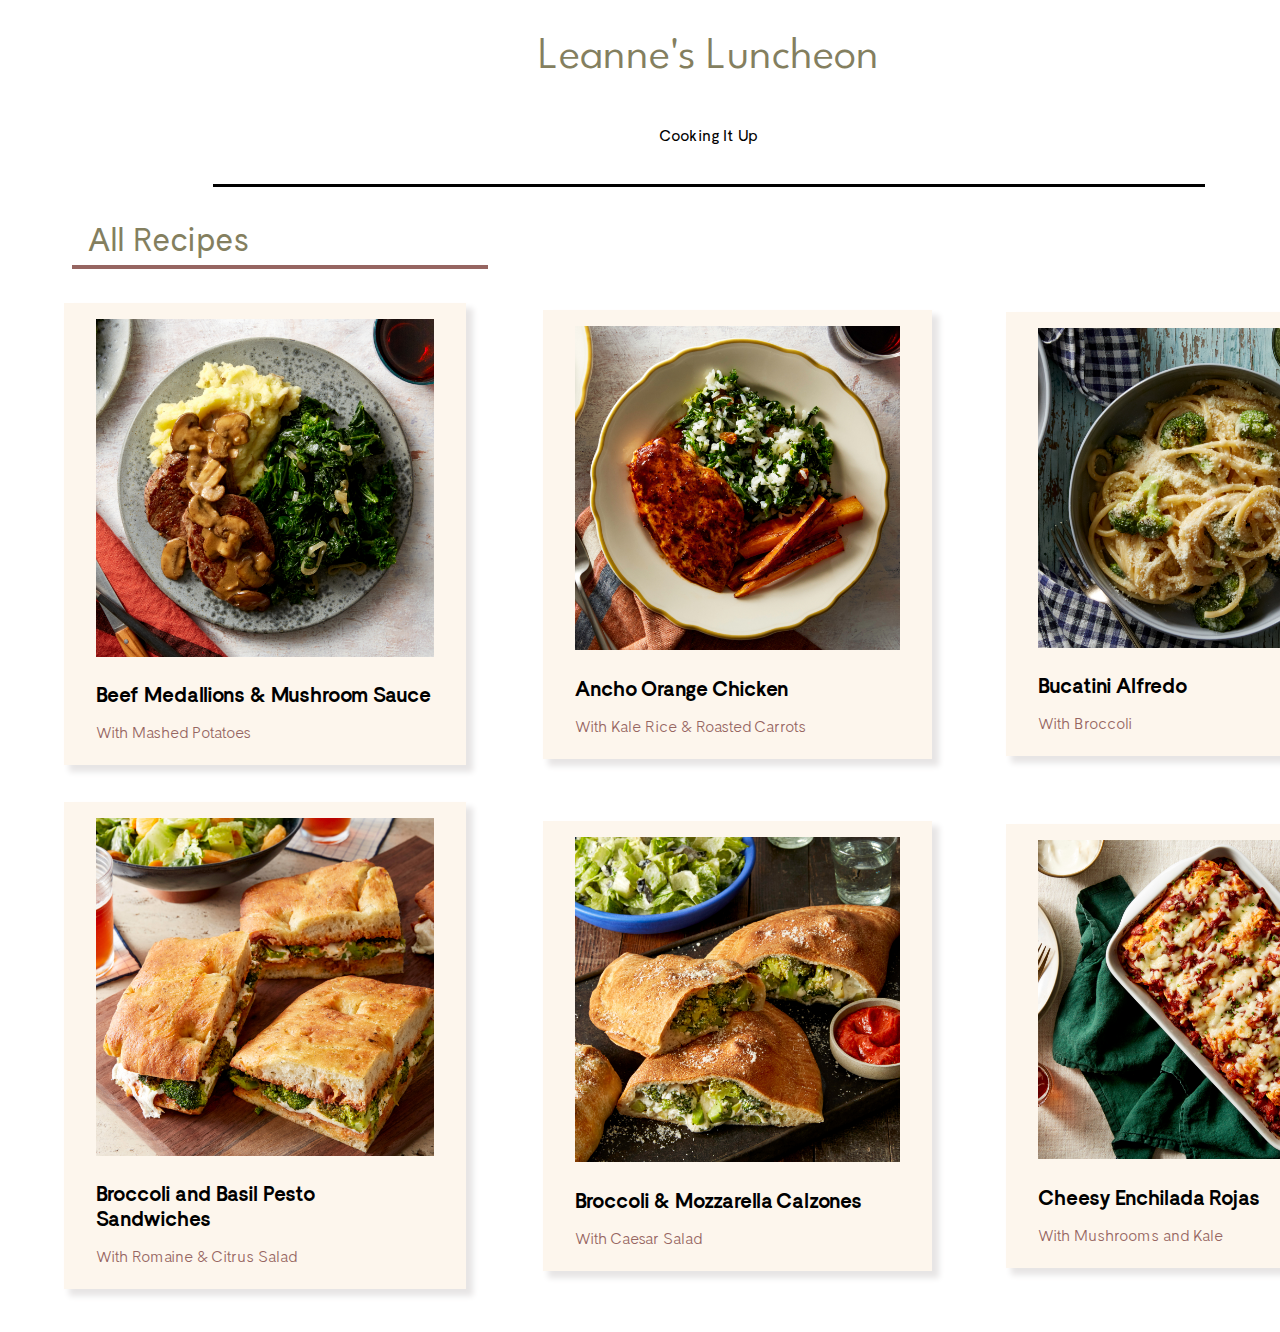
<file: index.html>
<!DOCTYPE html>
<html lang="en">
<head>
    <meta charset="UTF-8">
    <meta name="viewport" content="width=device-width, initial-scale=1.0">
    <link rel="stylesheet" href="index.css">
    <title>Home Page</title>
</head>
<body>
    
    <header>Leanne's Luncheon</header>

    <div class="bar">
        <p>Cooking It Up</p>

        <div class="choose_food">
                
            <select class="choose">
                <option value="0">Choose Option </option>
                <option value="1">All Recipes</option>
                <option value="2">Chicken</option>
                <option value="3">Fish</option>
                <option value="4">Broccoli</option>
                <option value="5">Potatoes</option>
            </select>
    
        </div>

    </div>

    <div class="type">
        <p>All Recipes</p>
    </div>

    <div class="grid"> 

        <div class="recipes">
            <img src="graphics/0101_2PM_Steak-Diane_97315_SQ_hi_res.jpg" alt="steak">

            <p class="title">
                Beef Medallions & Mushroom Sauce
            </p>
            <p class="subtitle">
                With Mashed Potatoes
            </p>

        </div>

        <div class="recipes">
            <img src="graphics/0101_FPP_Chicken-Rice_97338_WEB_SQ_hi_res.jpg" alt="chicken">

            <p class="title">
                Ancho Orange Chicken
            </p>
            <p class="subtitle">
                With Kale Rice & Roasted Carrots
            </p>

        </div>

        <div class="recipes">
            <img src="graphics/0101_2PV1_Broccoli-Bucatini-Fettuccine_97230_SQ_hi_res.jpg" alt="broccoli">

            <p class="title">
                Bucatini Alfredo 
            </p>
            <p class="subtitle">
                With Broccoli
            </p>

        </div>

        <div class="recipes">
            <img src="graphics/1225_FPV_Pesto_-Broccoli-Sandwich_74916_WEB_SQ_hi_res.jpg" alt="pesto">

            <p class="title">
                Broccoli and Basil Pesto Sandwiches
            </p>
            <p class="subtitle">
                With Romaine & Citrus Salad
            </p>

        </div>

        <div class="recipes">
            <img src="graphics/0101_FPV_Broccoli-Calzones_97286_WEB_SQ_hi_res.jpg" alt="pesto">

            <p class="title">
                Broccoli & Mozzarella Calzones
            </p>
            <p class="subtitle">
                With Caesar Salad
            </p>

        </div>

        <div class="recipes">
            <img src="graphics/1120_FPV_Emchiladas_74891_WEB_SQ_hi_res.jpg" alt="enchiladas">

            <p class="title">
                Cheesy Enchilada Rojas
            </p>
            <p class="subtitle">
                With Mushrooms and Kale
            </p>

        </div>

    </div>


</body>
</html>
</file>
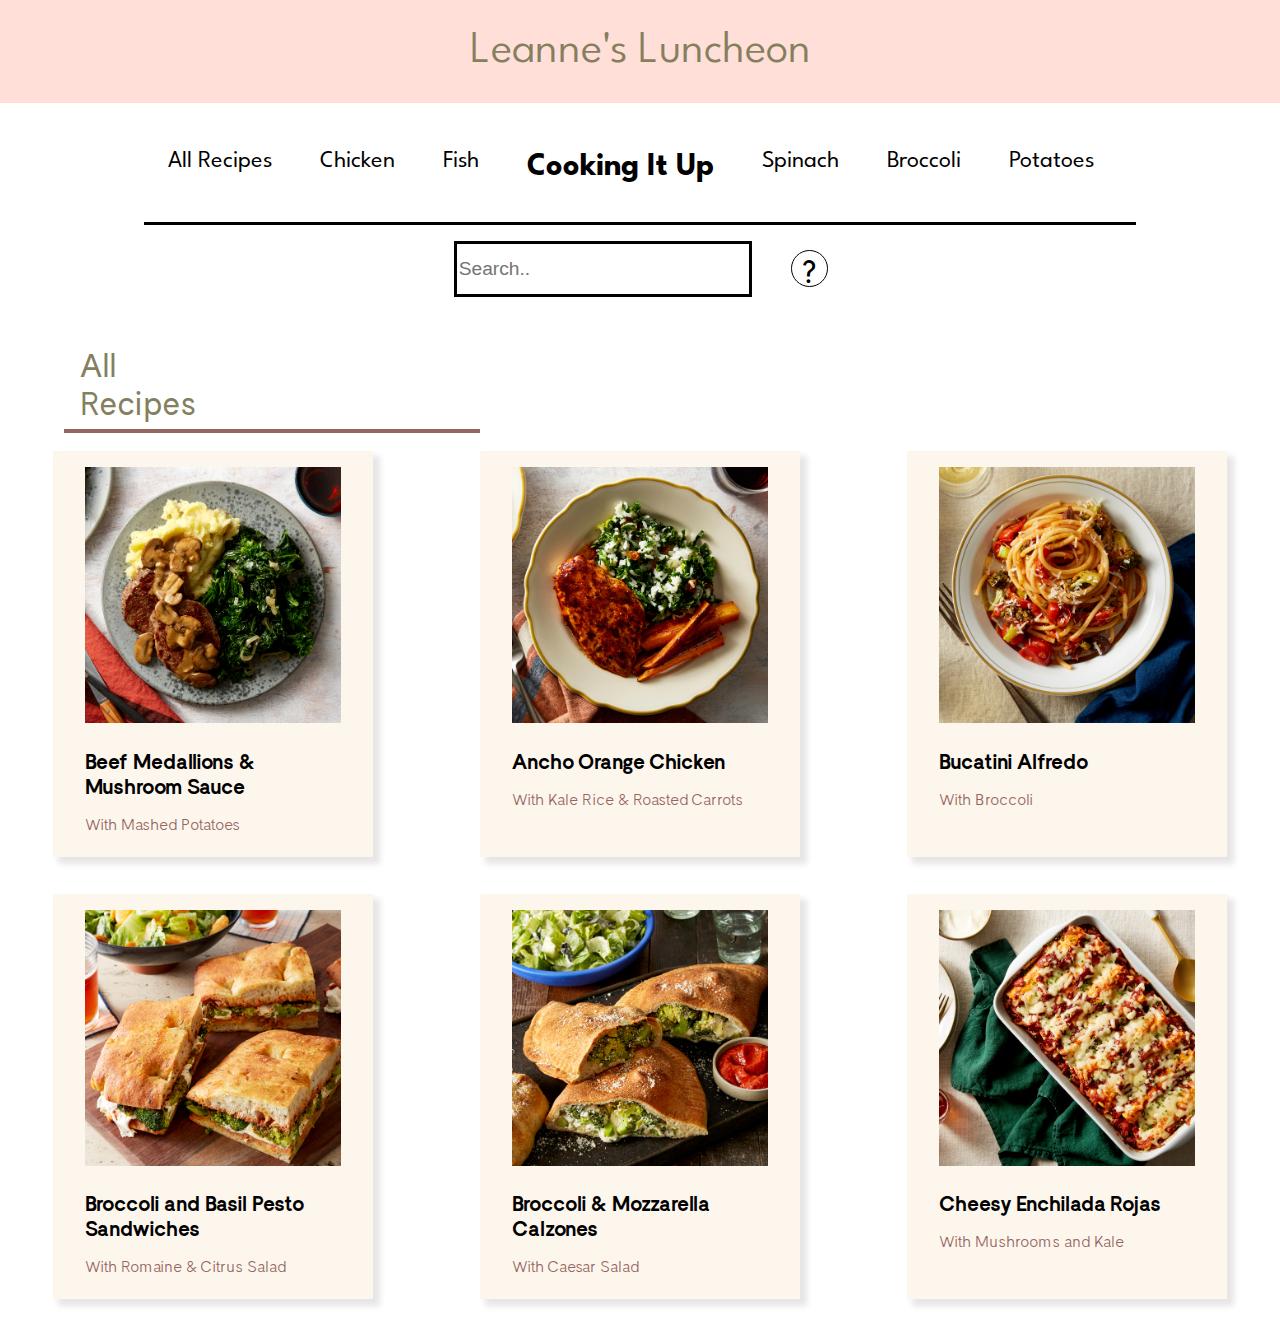
<file: alpha/index.html>
<!DOCTYPE html>
<html lang="en">
<head>
    <meta charset="UTF-8">
    <meta name="viewport" content="width=device-width, initial-scale=1.0">
    <link rel="stylesheet" href="index.css">
    <title>Home Page</title>
</head>
<body>
    
    <div class="header">
        <a href="index.html">
         <header>Leanne's Luncheon</header>
        </a>
    </div>

    <div class="bar">

        <div hidden class="webnav">

            <nav>
                <ul>
                    <li><a href="index.html">All Recipes</a></li>
                    <li><a href="broccoli.html">Chicken</a></li>
                    <li><a href="sorry.html">Fish</a></li>
                    <li class="cook"><a href="index.html">Cooking It Up</a></li>
                    <li><a href="broccoli.html">Spinach</a></li>
                    <li><a href="broccoli.html">Broccoli</a></li>
                    <li><a href="broccoli.html">Potatoes</a></li>
                </ul>
            </nav>
        </div>
    
        

       <div class="choose_food">

            <p class="cookingit">Cooking It Up</p>
                    
            <div class="chooseselect">
                <select class="choose" name="forma" onchange="location = this.value;">
                    <option value="0">Choose Option </option>
                    <option value="index.html">All Recipes</option>
                    <option value="broccoli.html">Chicken</option>
                    <option value="sorry.html">Fish</option>
                    <option value="broccoli.html">Spinach</option>
                    <option value="broccoli.html">Brocccoli</option>
                    <option value="broccoli.html">Potatoes</option>
                </select>
        
            </div>

        </div> 

    </div>

    <!-- search bar!!!! -->
    
    <div class="secondbar">

        <div class="searchbar">
            
            <form class="formsearch">
                <input type="text" placeholder="Search.." name="search" class="inputsearch">
              </form>

   <!--          <p>
                Search here...
            </p> -->

        </div>

        <div class="helpbut">
            <a href="help.html">
                <button class="help">
                    <p class="quest">?</p>
                </button>
            </a>
        </div>

    </div>

    <div class="type">
        <p class="typepara">All Recipes</p>
    </div>

    <!-- selections for reciepes -->

    <div class="grid"> 

        <div class="recipes">
            <a href="recipe.html">
            <img src="../graphics/0101_2PM_Steak-Diane_97315_SQ_hi_res.jpg" alt="steak">

            <p class="title">
                Beef Medallions & Mushroom Sauce
            </p>
            <p class="subtitle">
                With Mashed Potatoes
            </p>
        </a>

        </div>

        <div class="recipes">
            
            <a href="recipe.html">

                <img src="../graphics/0101_FPP_Chicken-Rice_97338_WEB_SQ_hi_res.jpg" alt="chicken">

                <p class="title">
                    Ancho Orange Chicken
                </p>
                <p class="subtitle">
                    With Kale Rice & Roasted Carrots
                </p>

            </a>
        </div>

        <div class="recipes">

            <a href="recipe.html">

                <img src="../graphics/1225_2PV1_Bucatini_100082_SQ_hi_res.jpg" alt="broccoli">

                <p class="title">
                    Bucatini Alfredo 
                </p>
                <p class="subtitle">
                    With Broccoli
                </p>

            </a>    
        </div>

        <div class="recipes">

            <a href="recipe.html">

                <img src="../graphics/1225_FPV_Pesto_-Broccoli-Sandwich_74916_WEB_SQ_hi_res.jpg" alt="pesto">

                <p class="title">
                    Broccoli and Basil Pesto Sandwiches
                </p>
                <p class="subtitle">
                    With Romaine & Citrus Salad
                </p>

            </a>
        </div>

        <div class="recipes">

            <a href="recipe.html">

                <img src="../graphics/0101_FPV_Broccoli-Calzones_97286_WEB_SQ_hi_res.jpg" alt="pesto">

                <p class="title">
                    Broccoli & Mozzarella Calzones
                </p>
                <p class="subtitle">
                    With Caesar Salad
                </p>

            </a>

        </div>

        <div class="recipes">

            <a href="recipe.html">

                <img src="../graphics/1120_FPV_Emchiladas_74891_WEB_SQ_hi_res.jpg" alt="enchiladas">

                <p class="title">
                    Cheesy Enchilada Rojas
                </p>
                <p class="subtitle">
                    With Mushrooms and Kale
                </p>

            </a>

        </div>

    </div>


</body>
</html>
</file>
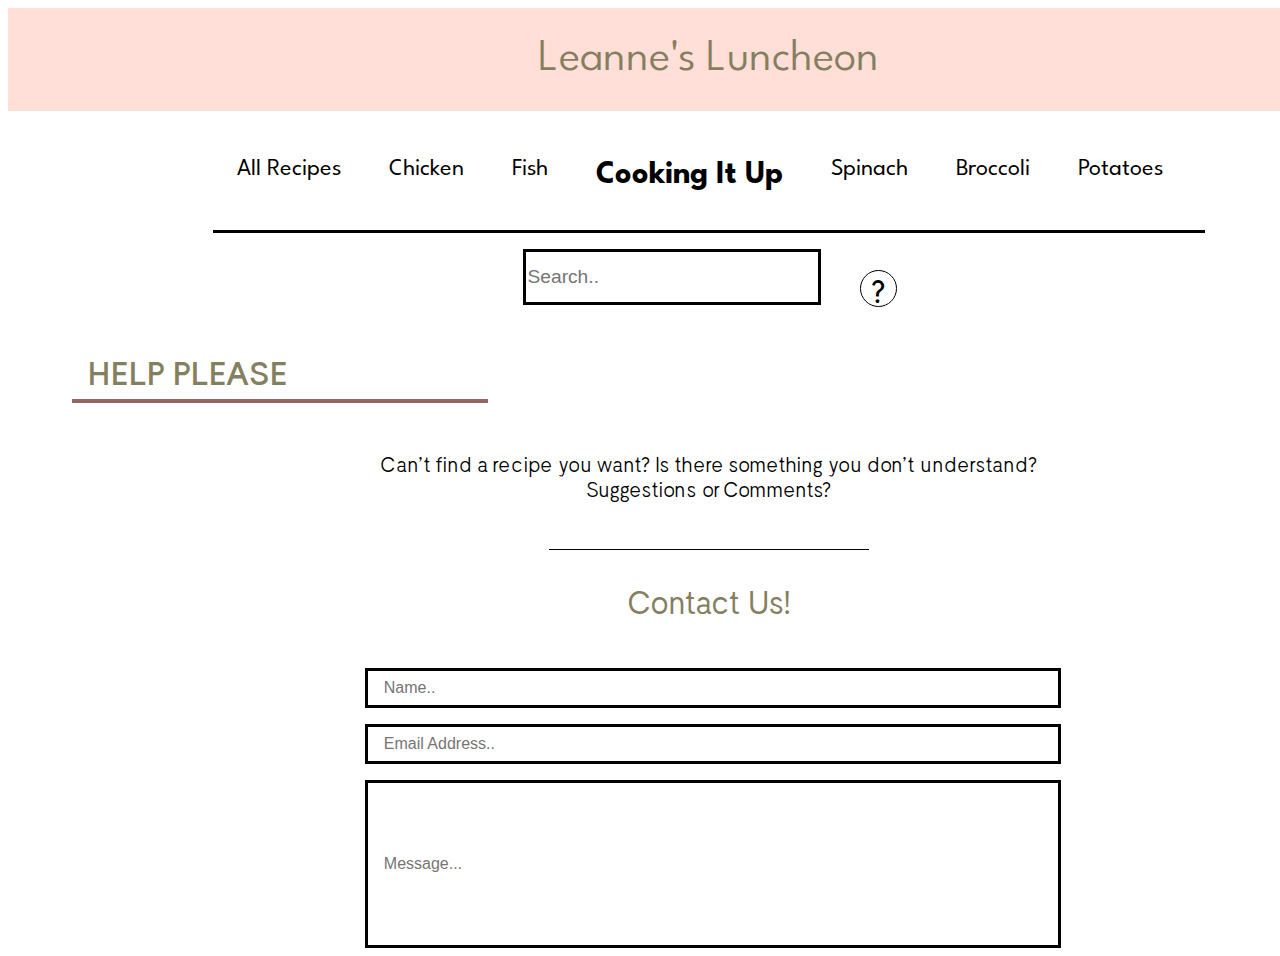
<file: help.html>
<!DOCTYPE html>
<html lang="en">
<head>
    <meta charset="UTF-8">
    <meta name="viewport" content="width=device-width, initial-scale=1.0">
    <link rel="stylesheet" href="index.css">
    <link rel="stylesheet" href="help.css">
    <title>Help</title>
</head>
<body>
    
    <div class="header">
        <a href="index.html">
            <header>Leanne's Luncheon</header>
           </a>
    </div>

    <div class="bar">

        <div hidden class="webnav">

            <nav>
                <ul>
                    <li><a href="index.html">All Recipes</a></li>
                    <li><a href="#news">Chicken</a></li>
                    <li><a href="#contact">Fish</a></li>
                    <li class="cook"><a href="#news">Cooking It Up</a></li>
                    <li><a href="#something">Spinach</a></li>
                    <li><a href="broccoli.html">Broccoli</a></li>
                    <li><a href="#about">Potatoes</a></li>
                </ul>
            </nav>
        </div>
    
        

    <div class="choose_food">

        <p class="cookingit">Cooking It Up</p>
                
        <div class="chooseselect">
            <select class="choose" name="forma" onchange="location = this.value;">
                <option value="0">Choose Option </option>
                <option value="index.html">All Recipes</option>
                <option value="2">Chicken</option>
                <option value="3">Fish</option>
                <option value="4">Spinach</option>
                <option value="broccoli.html">Brocccoli</option>
                <option value="6">Potatoes</option>
            </select>
    
        </div>

    </div> 

    </div>

    <!-- search bar!!!! -->
    
    <div class="secondbar">

        <div class="searchbar">
            
            <form class="formsearch">
                <input type="text" placeholder="Search.." name="search" class="inputsearch">
              </form>

   <!--          <p>
                Search here...
            </p> -->

        </div>

        <div class="helpbut">
            <a href="help.html">
                <button class="help">
                    <p class="quest">?</p>
                </button>
            </a>
        </div>

    </div>

    <div class="type">
        <p class="typepara">HELP PLEASE</p>
    </div>

    <div class="blurb">
        <p>
            Can’t find a recipe you want? Is there something you don’t understand? 
            Suggestions or Comments?
        </p>
    </div>

    <div class="contacttitle">

        <p>Contact Us!</p>

    </div>

    <div class="name">

        <form class="formhelp">
            <input type="text" placeholder="Name.." name="search" class="nameinput">
        </form>
    </div>
<!-- 
    <div class="name">
        <p>
            Name...
        </p>
    </div> -->

    <div class="email">

        <form class="emailinput">
            <input type="text" placeholder="Email Address.." name="search" class="emailinput">
        </form>

    <!--     <p>
            Email Adress...
        </p> -->
    </div>

    <div class="message">

        <form class="messageinput">
            <input type="text" placeholder="Message..." name="search" class="messageinput">
        </form>
        <!-- <p>
            Message...
        </p> -->
    </div>


</body>
</html>
</file>
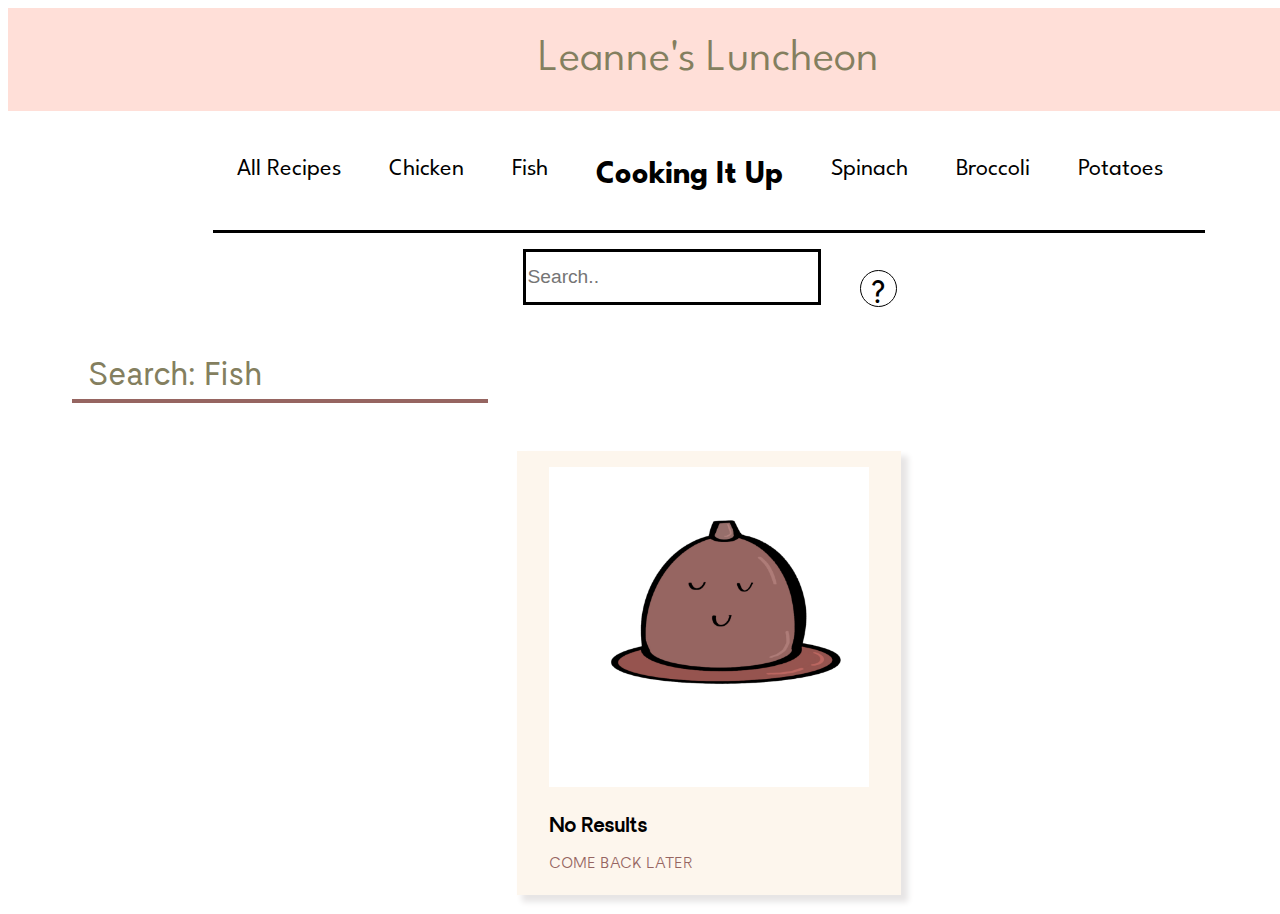
<file: sorry.html>
<!DOCTYPE html>
<html lang="en">
<head>
    <meta charset="UTF-8">
    <meta name="viewport" content="width=device-width, initial-scale=1.0">
    <link rel="stylesheet" href="index.css">
    <link rel="stylesheet" href="sorry.css">
    <title>Sorry</title>
</head>
<body>
    
    <div class="header">
        <a href="index.html">
            <header>Leanne's Luncheon</header>
           </a>
    </div>

    <div class="bar">

        <div hidden class="webnav">

            <nav>
                <ul>
                    <li><a href="index.html">All Recipes</a></li>
                    <li><a href="#news">Chicken</a></li>
                    <li><a href="#contact">Fish</a></li>
                    <li class="cook"><a href="#news">Cooking It Up</a></li>
                    <li><a href="#something">Spinach</a></li>
                    <li><a href="broccoli.html">Broccoli</a></li>
                    <li><a href="#about">Potatoes</a></li>
                </ul>
            </nav>
        </div>
    
        
        <div class="choose_food">

            <p class="cookingit">Cooking It Up</p>
                    
            <div class="chooseselect">
                <select class="choose" name="forma" onchange="location = this.value;">
                    <option value="0">Choose Option </option>
                    <option value="index.html">All Recipes</option>
                    <option value="2">Chicken</option>
                    <option value="3">Fish</option>
                    <option value="4">Spinach</option>
                    <option value="broccoli.html">Brocccoli</option>
                    <option value="6">Potatoes</option>
                </select>
        
            </div>

        </div> 


    </div>

    <!-- search bar!!!! -->
   
    <div class="secondbar">

        <div class="searchbar">
            
            <form class="formsearch">
                <input type="text" placeholder="Search.." name="search" class="inputsearch">
              </form>

   <!--          <p>
                Search here...
            </p> -->

        </div>

        <div class="helpbut">
            <a href="help.html">
                <button class="help">
                    <p class="quest">?</p>
                </button>
            </a>
        </div>

    </div>

    <div class="type">
        <p class="typepara">Search: Fish</p>
    </div>

    
    <div class="recipes">
        <img src="graphics/none.png" alt="none avatar">

        <p class="title">
            No Results
        </p>
        <p class="subtitle">
            COME BACK LATER
        </p>

    </div>



</body>
</html>
</file>
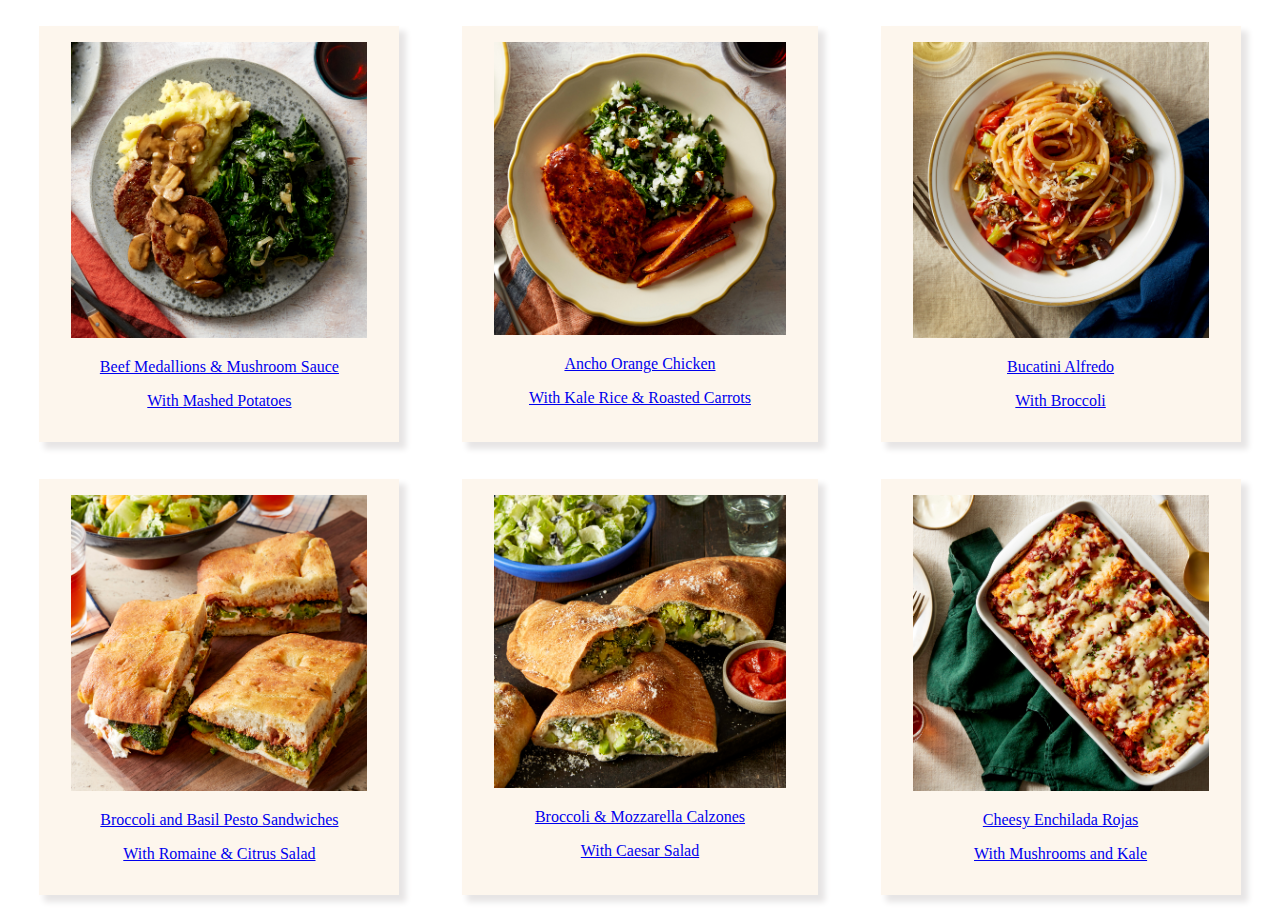
<file: testing.html>
<!DOCTYPE html>
<html lang="en">
<head>
    <meta charset="UTF-8">
    <meta name="viewport" content="width=device-width, initial-scale=1.0">
    <link rel="stylesheet" href="testing.css">
    <title>Home Page</title>
</head>
<body>
    

    <div class="grid"> 

        <div class="recipes">
            <a href="recipe.html">
            <img src="graphics/0101_2PM_Steak-Diane_97315_SQ_hi_res.jpg" alt="steak">

            <p class="title">
                Beef Medallions & Mushroom Sauce
            </p>
            <p class="subtitle">
                With Mashed Potatoes
            </p>
        </a>

        </div>

        <div class="recipes">
            
            <a href="recipe.html">

                <img src="graphics/0101_FPP_Chicken-Rice_97338_WEB_SQ_hi_res.jpg" alt="chicken">

                <p class="title">
                    Ancho Orange Chicken
                </p>
                <p class="subtitle">
                    With Kale Rice & Roasted Carrots
                </p>

            </a>
        </div>

        <div class="recipes">

            <a href="recipe.html">

                <img src="graphics/1225_2PV1_Bucatini_100082_SQ_hi_res.jpg" alt="broccoli">

                <p class="title">
                    Bucatini Alfredo 
                </p>
                <p class="subtitle">
                    With Broccoli
                </p>

            </a>    
        </div>

        <div class="recipes">

            <a href="recipe.html">

                <img src="graphics/1225_FPV_Pesto_-Broccoli-Sandwich_74916_WEB_SQ_hi_res.jpg" alt="pesto">

                <p class="title">
                    Broccoli and Basil Pesto Sandwiches
                </p>
                <p class="subtitle">
                    With Romaine & Citrus Salad
                </p>

            </a>
        </div>

        <div class="recipes">

            <a href="recipe.html">

                <img src="graphics/0101_FPV_Broccoli-Calzones_97286_WEB_SQ_hi_res.jpg" alt="pesto">

                <p class="title">
                    Broccoli & Mozzarella Calzones
                </p>
                <p class="subtitle">
                    With Caesar Salad
                </p>

            </a>

        </div>

        <div class="recipes">

            <a href="recipe.html">

                <img src="graphics/1120_FPV_Emchiladas_74891_WEB_SQ_hi_res.jpg" alt="enchiladas">

                <p class="title">
                    Cheesy Enchilada Rojas
                </p>
                <p class="subtitle">
                    With Mushrooms and Kale
                </p>

            </a>

        </div>

    </div>


</body>
</html>
</file>
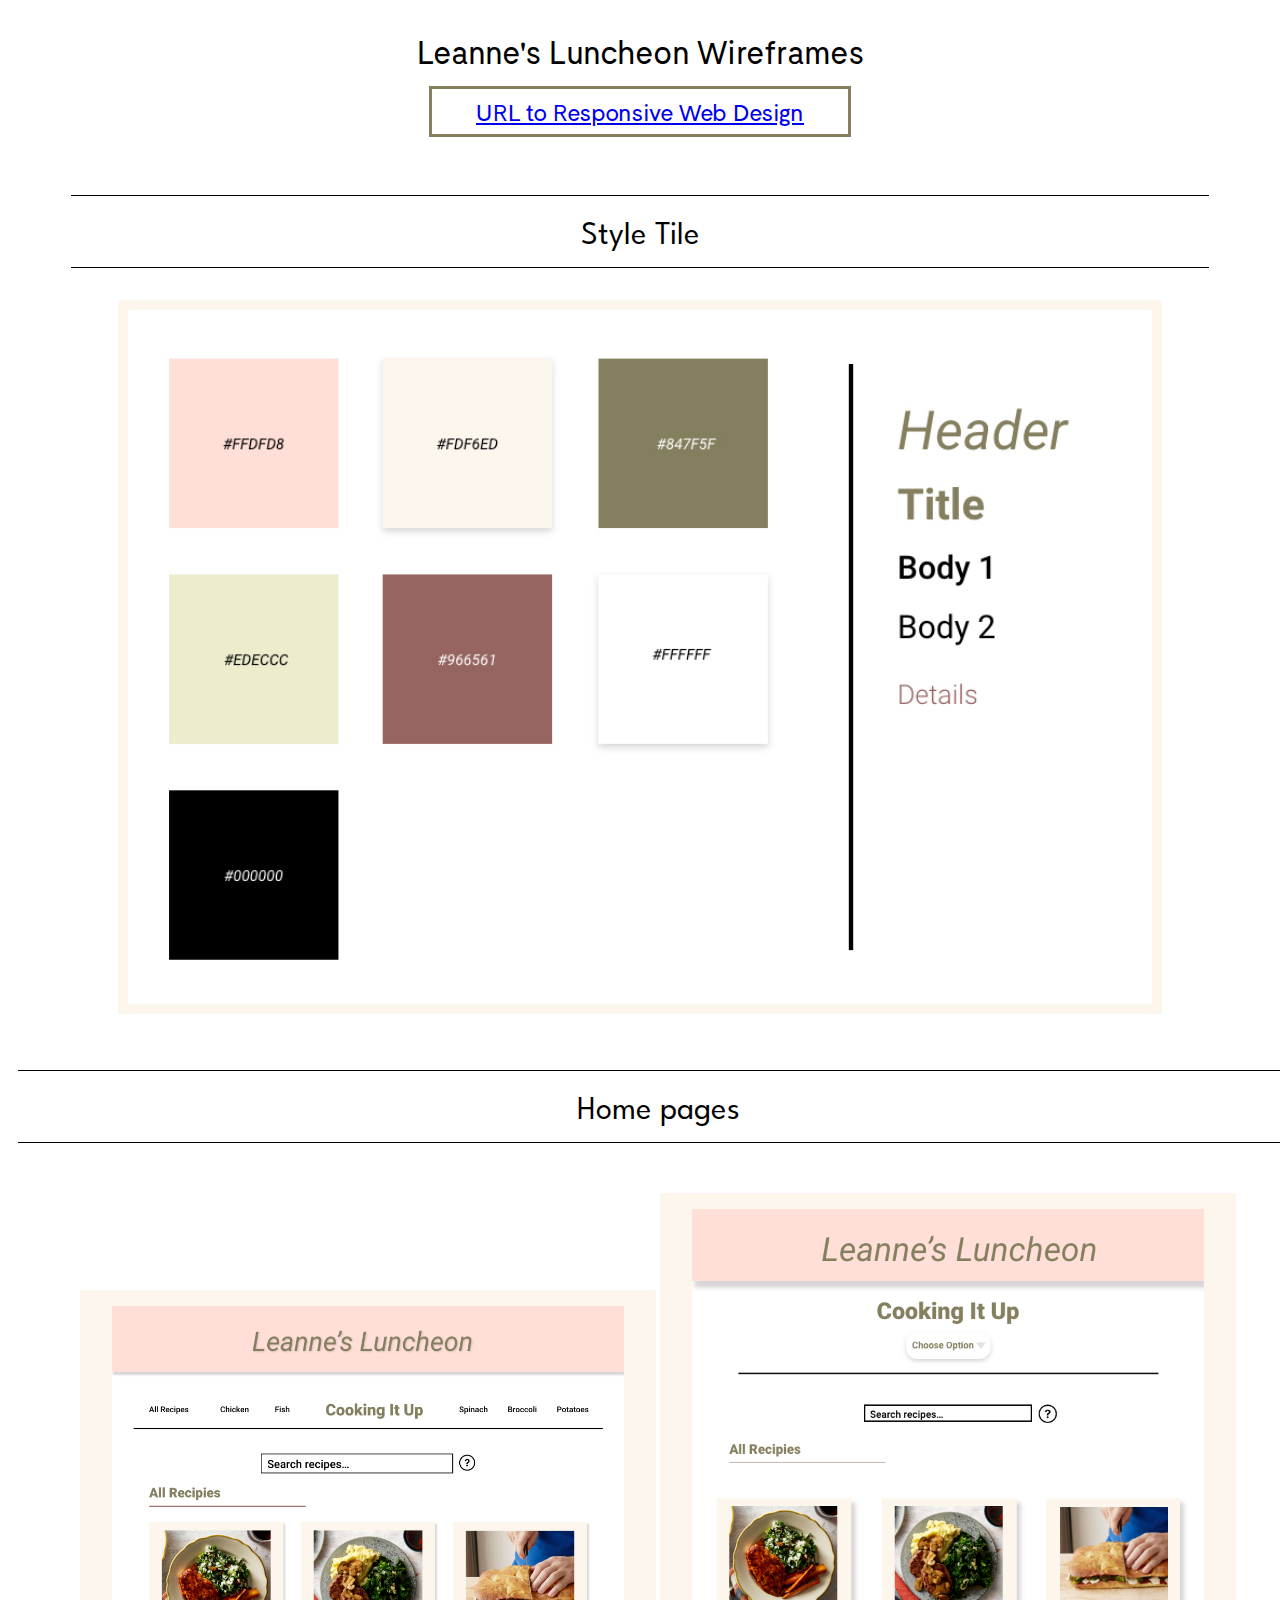
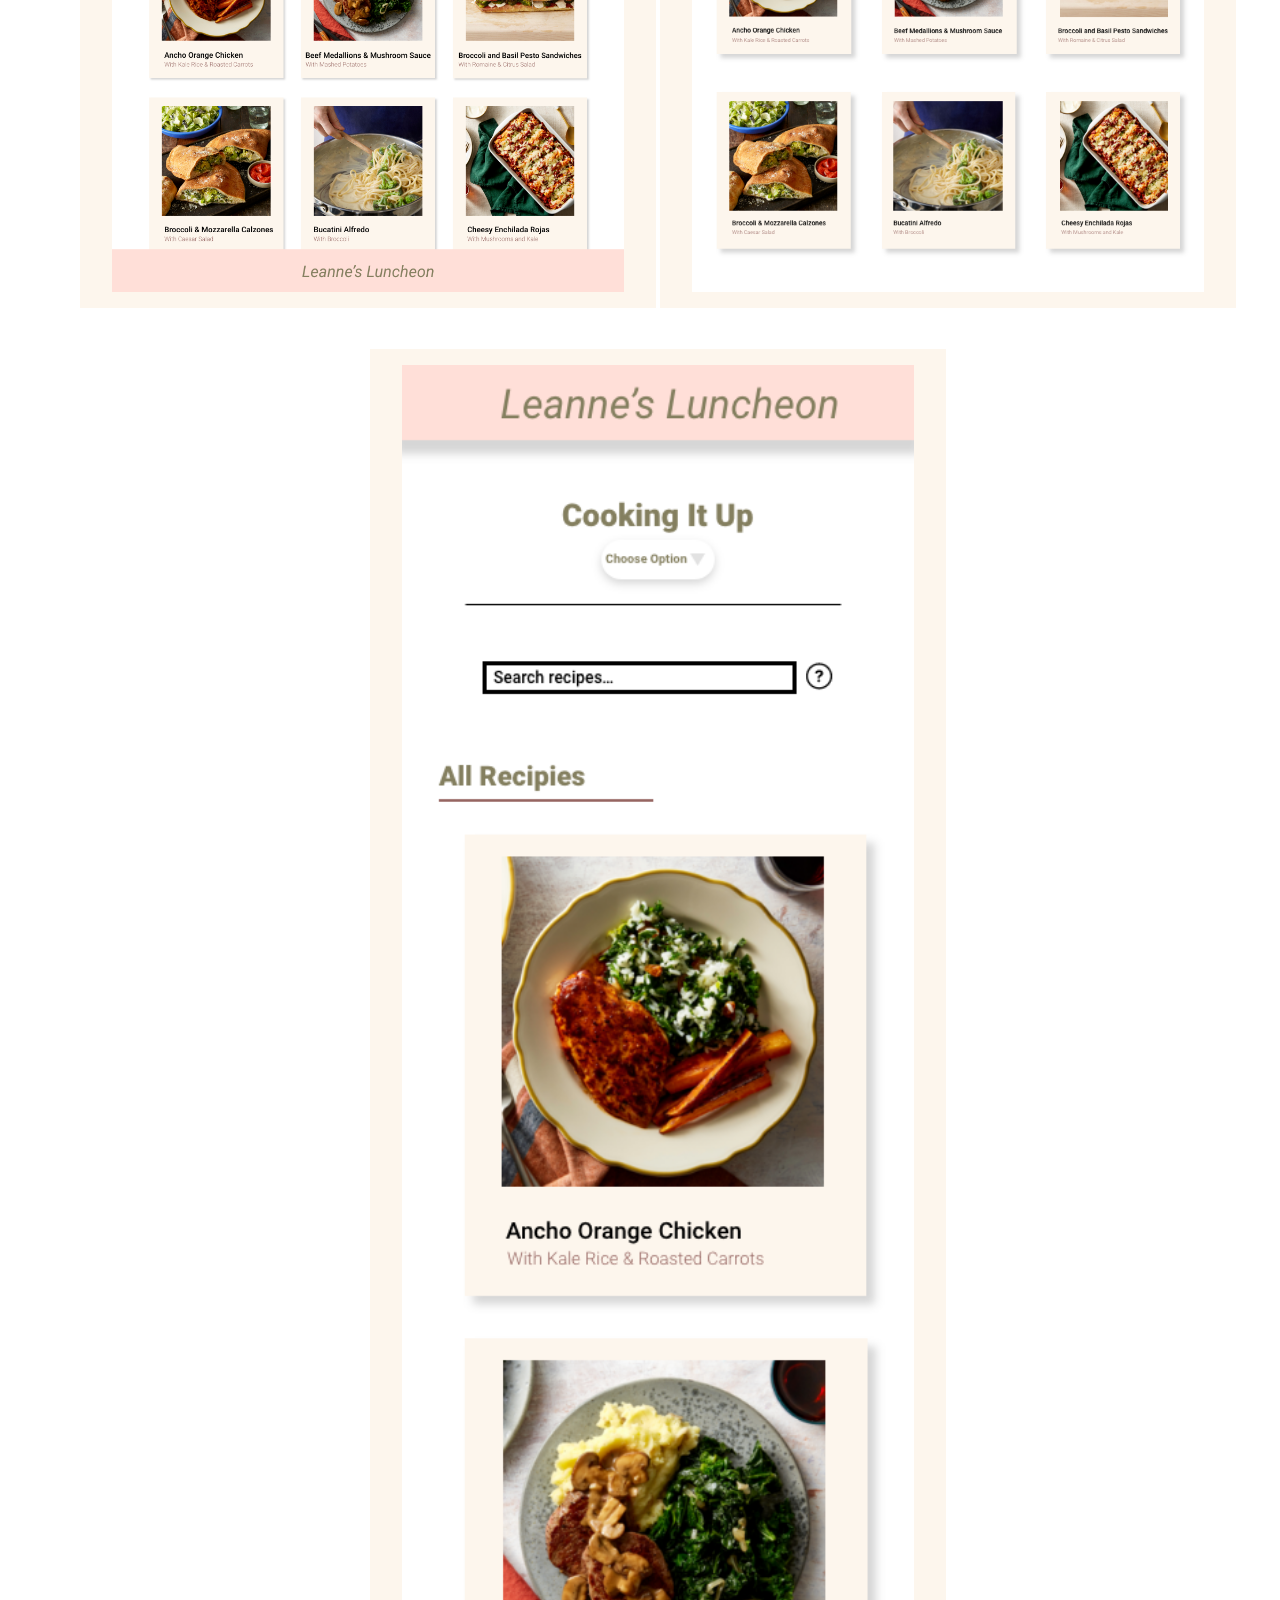
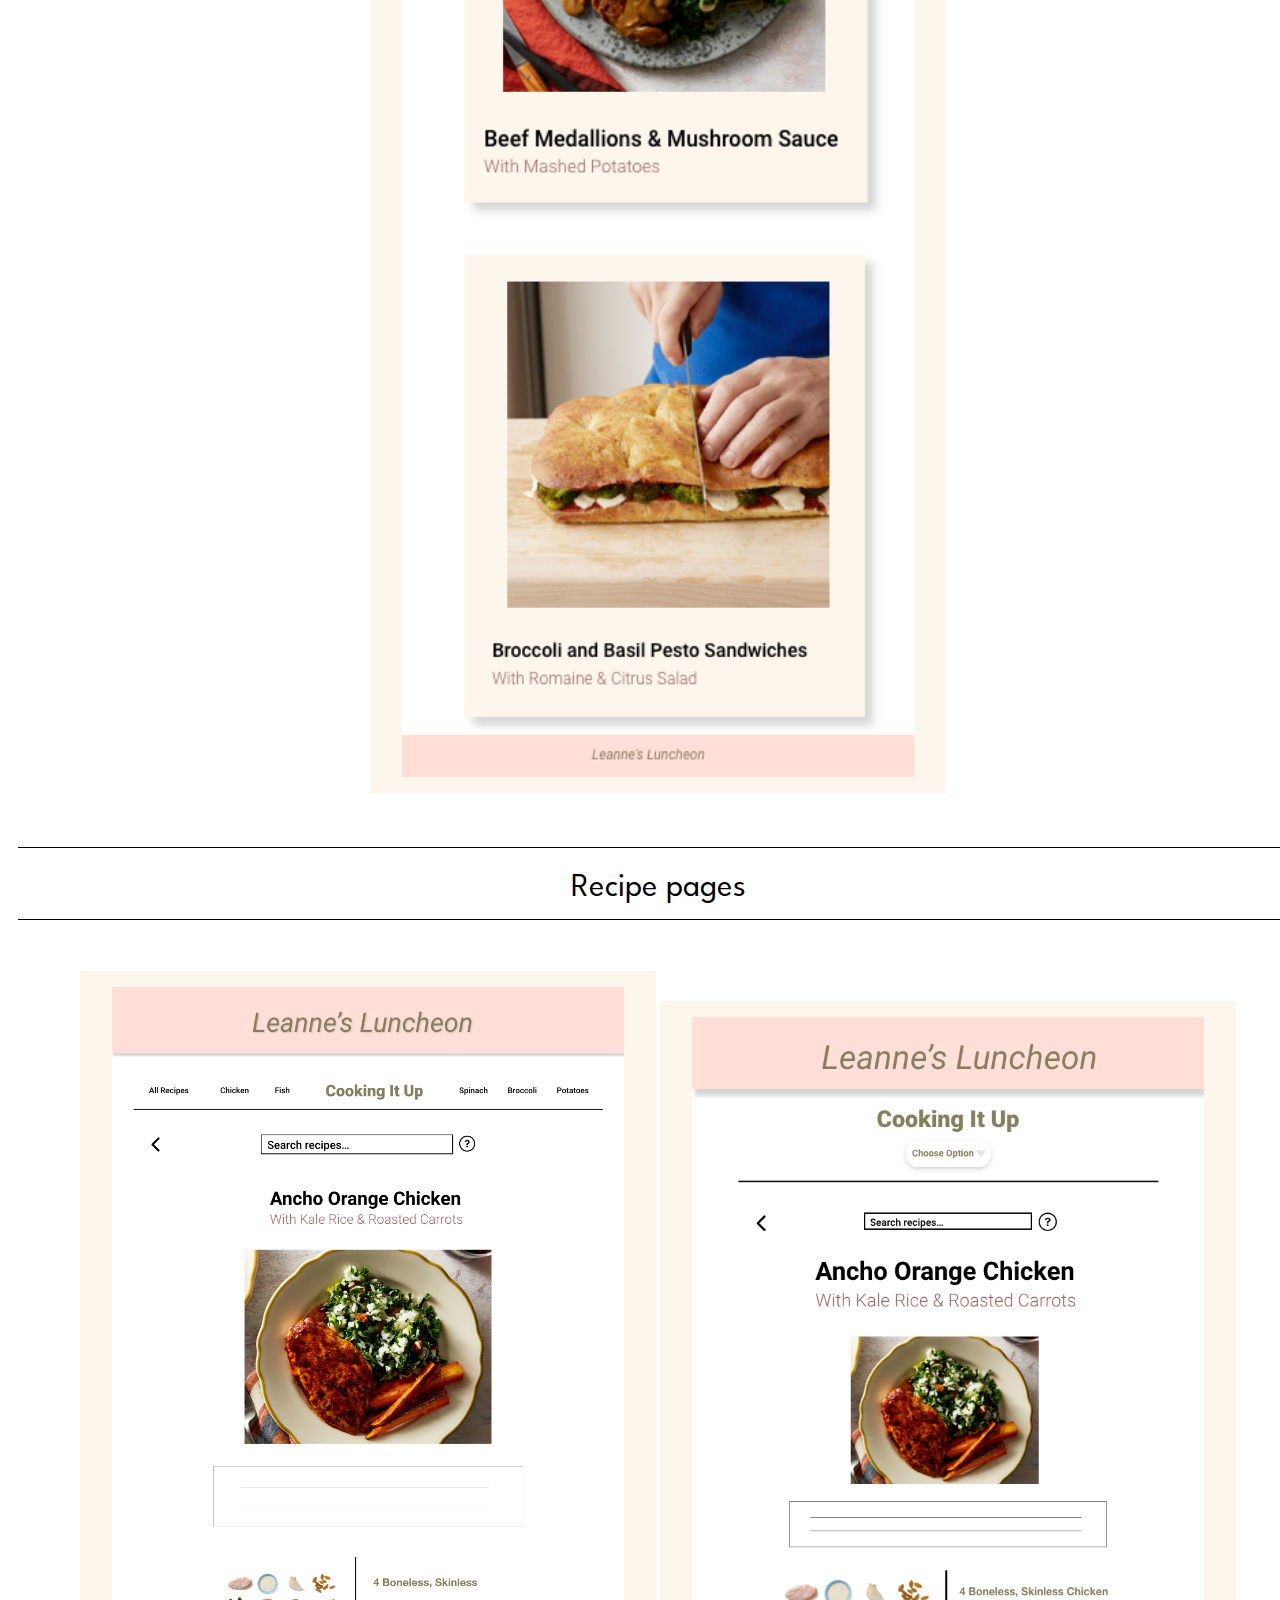
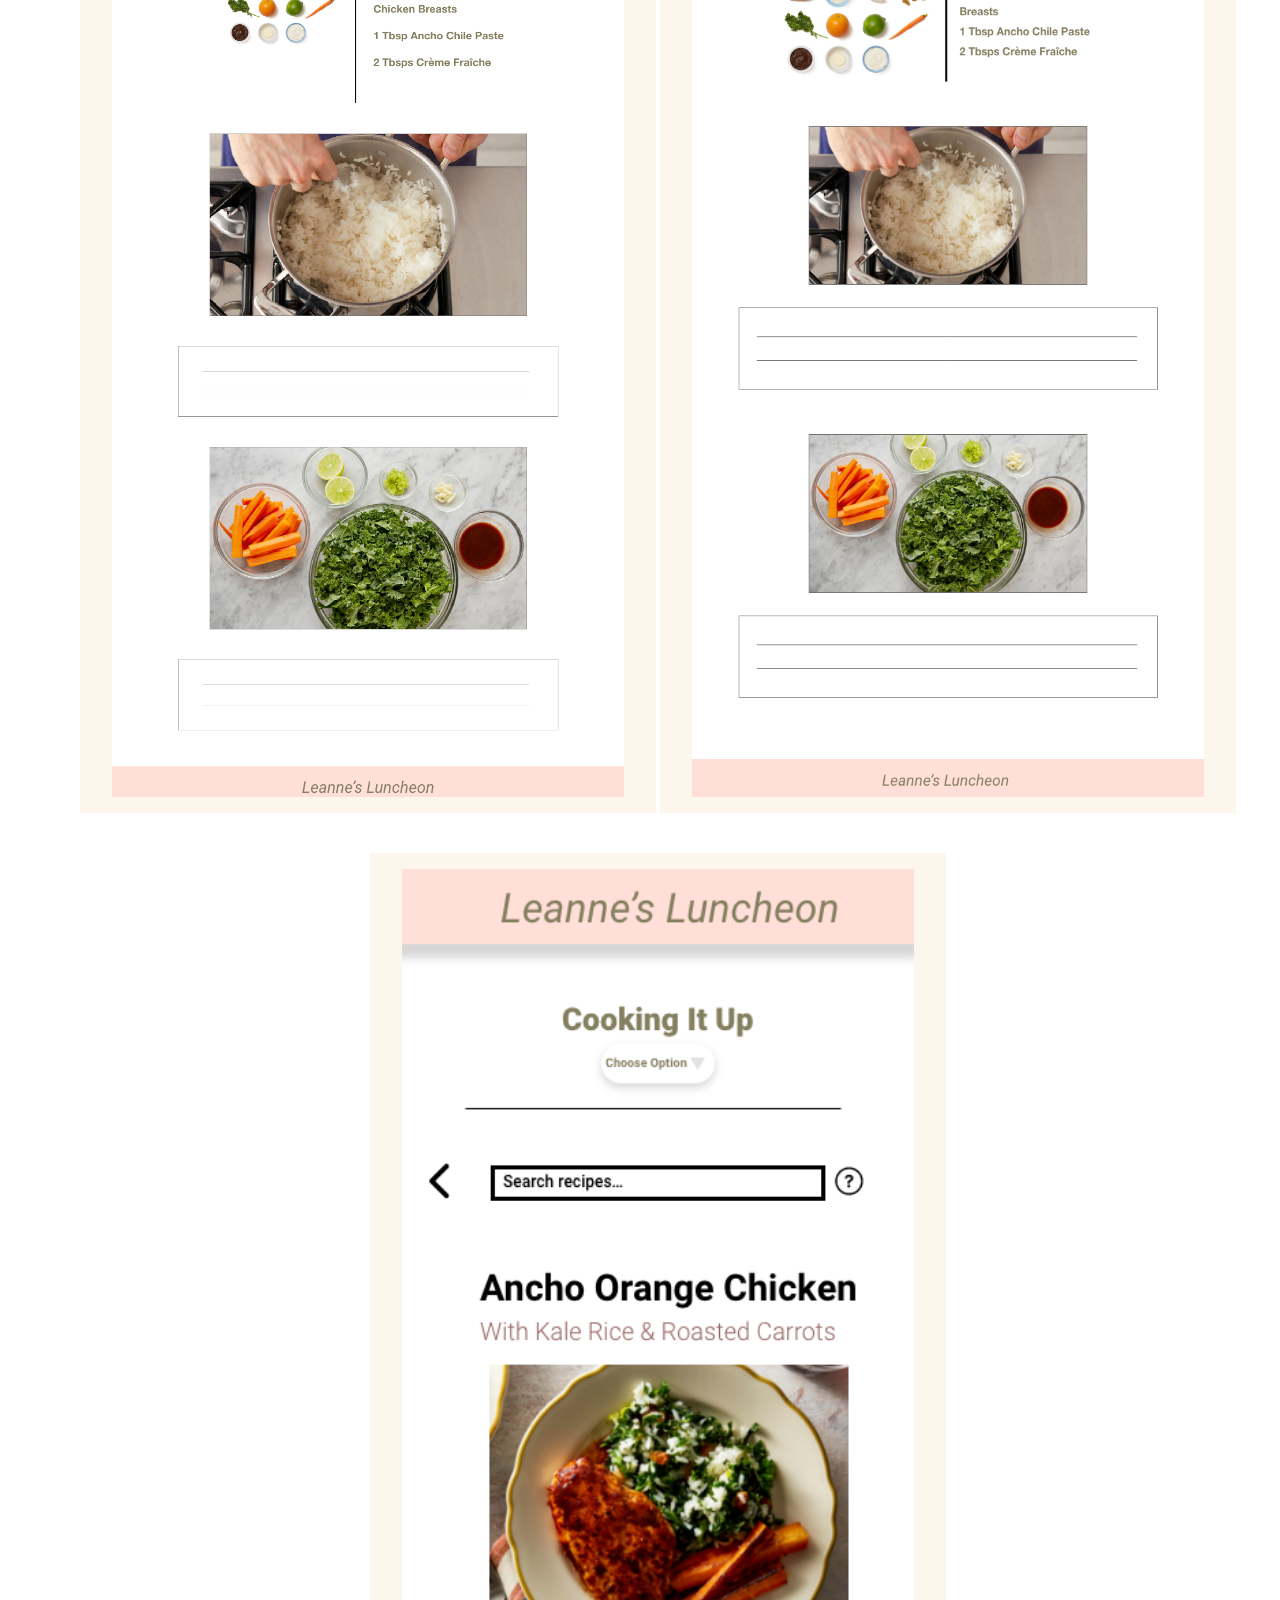
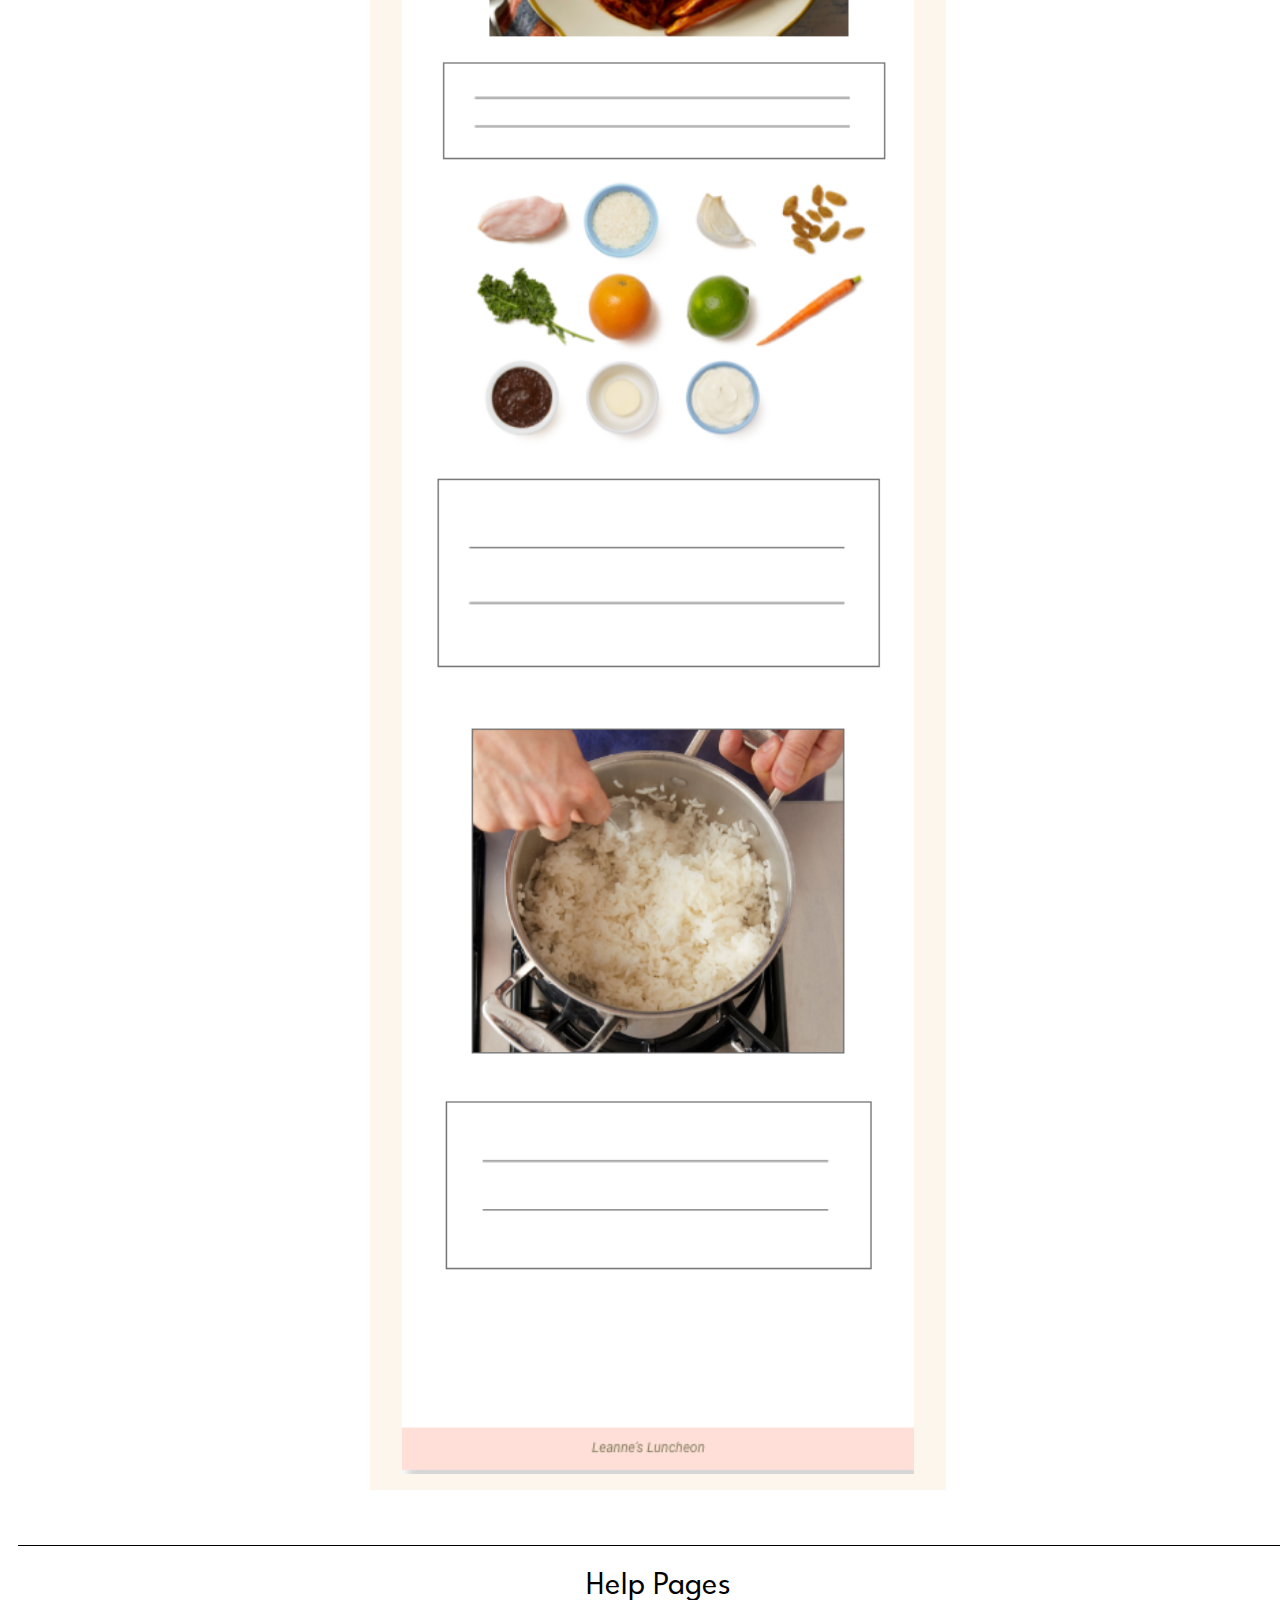
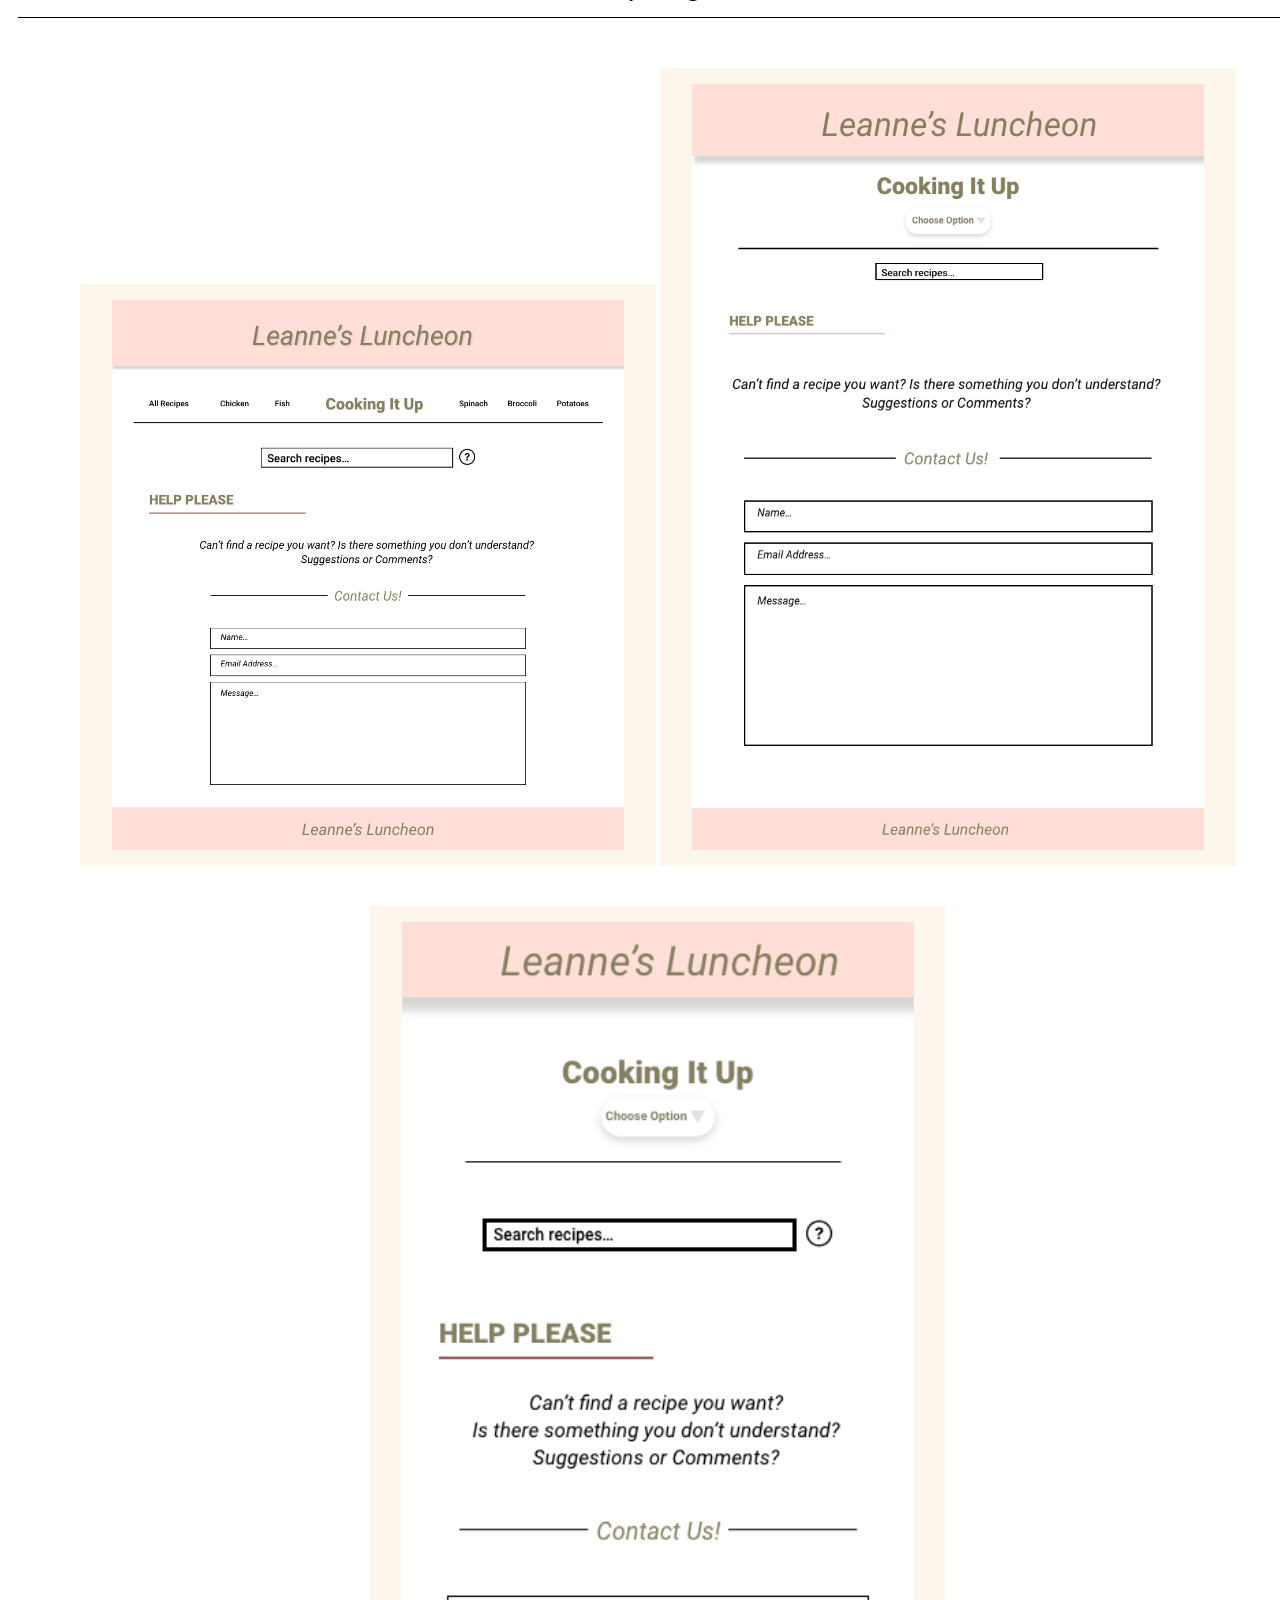
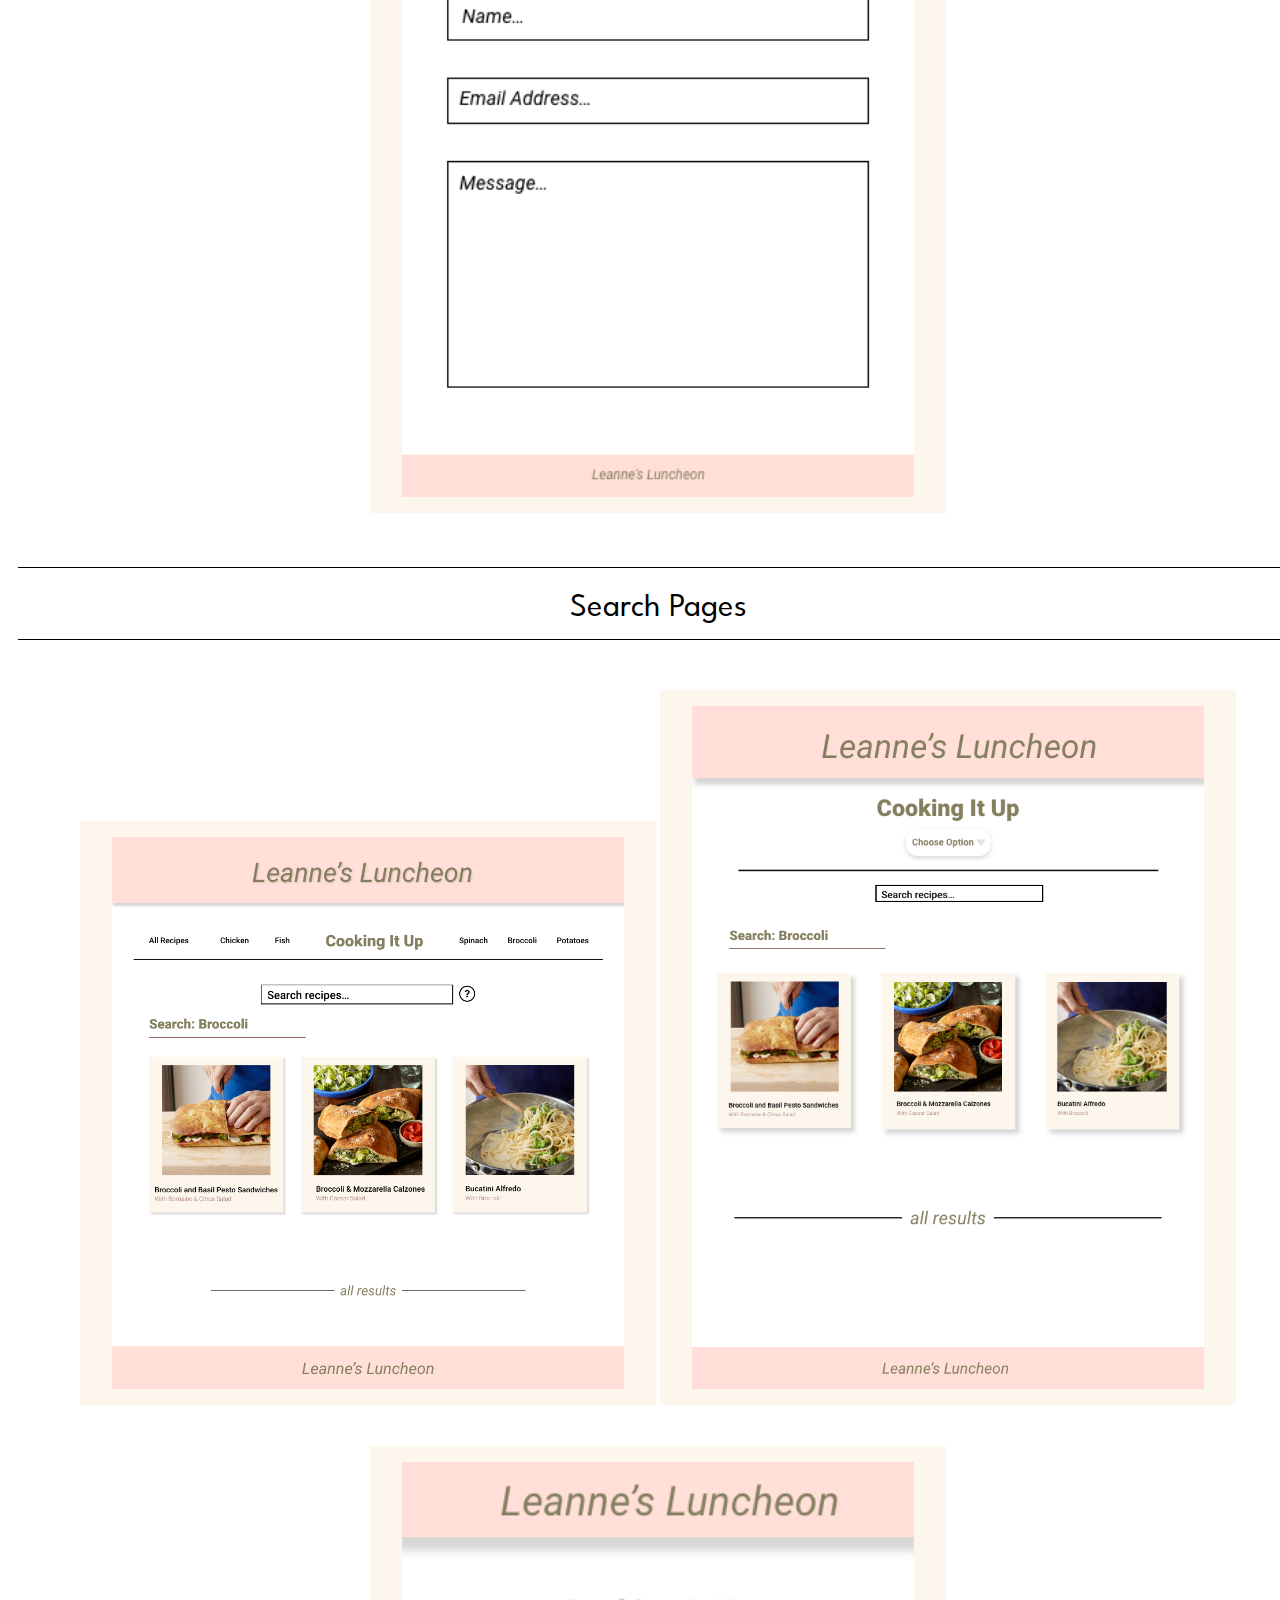
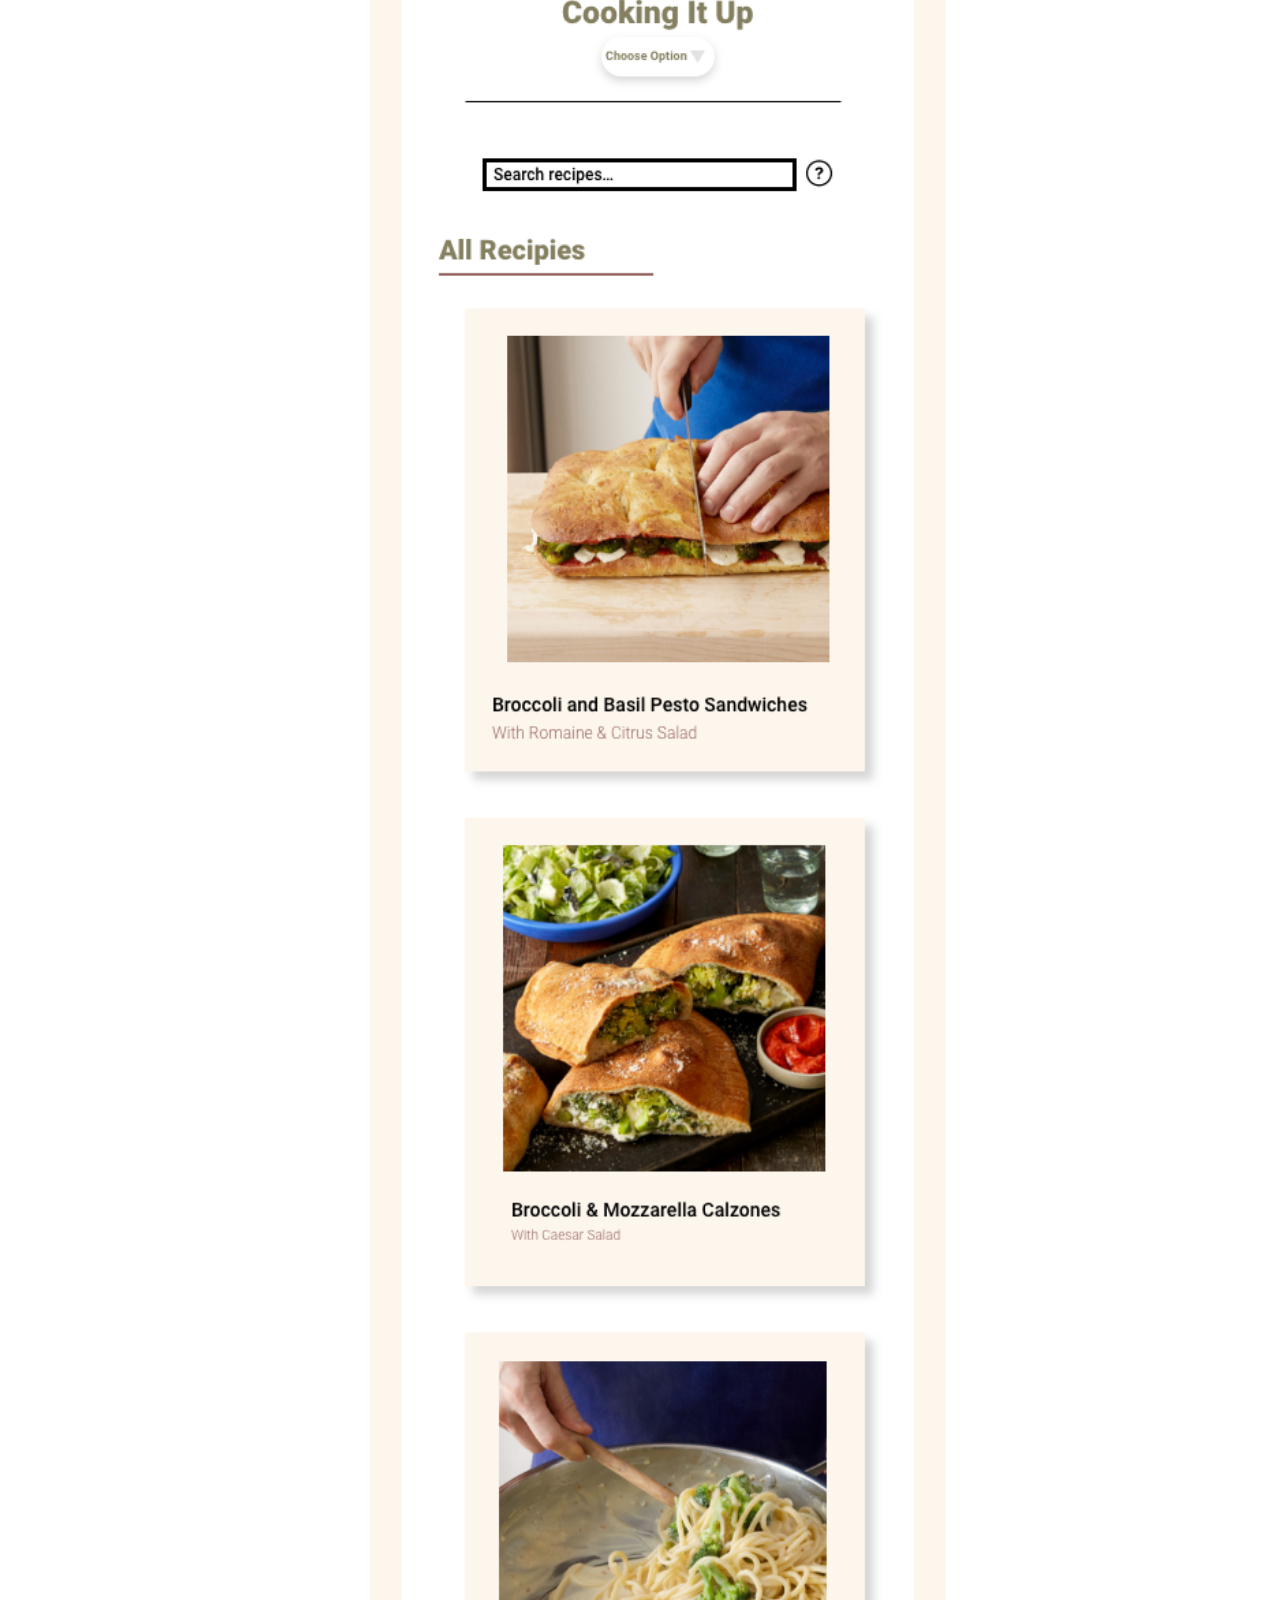
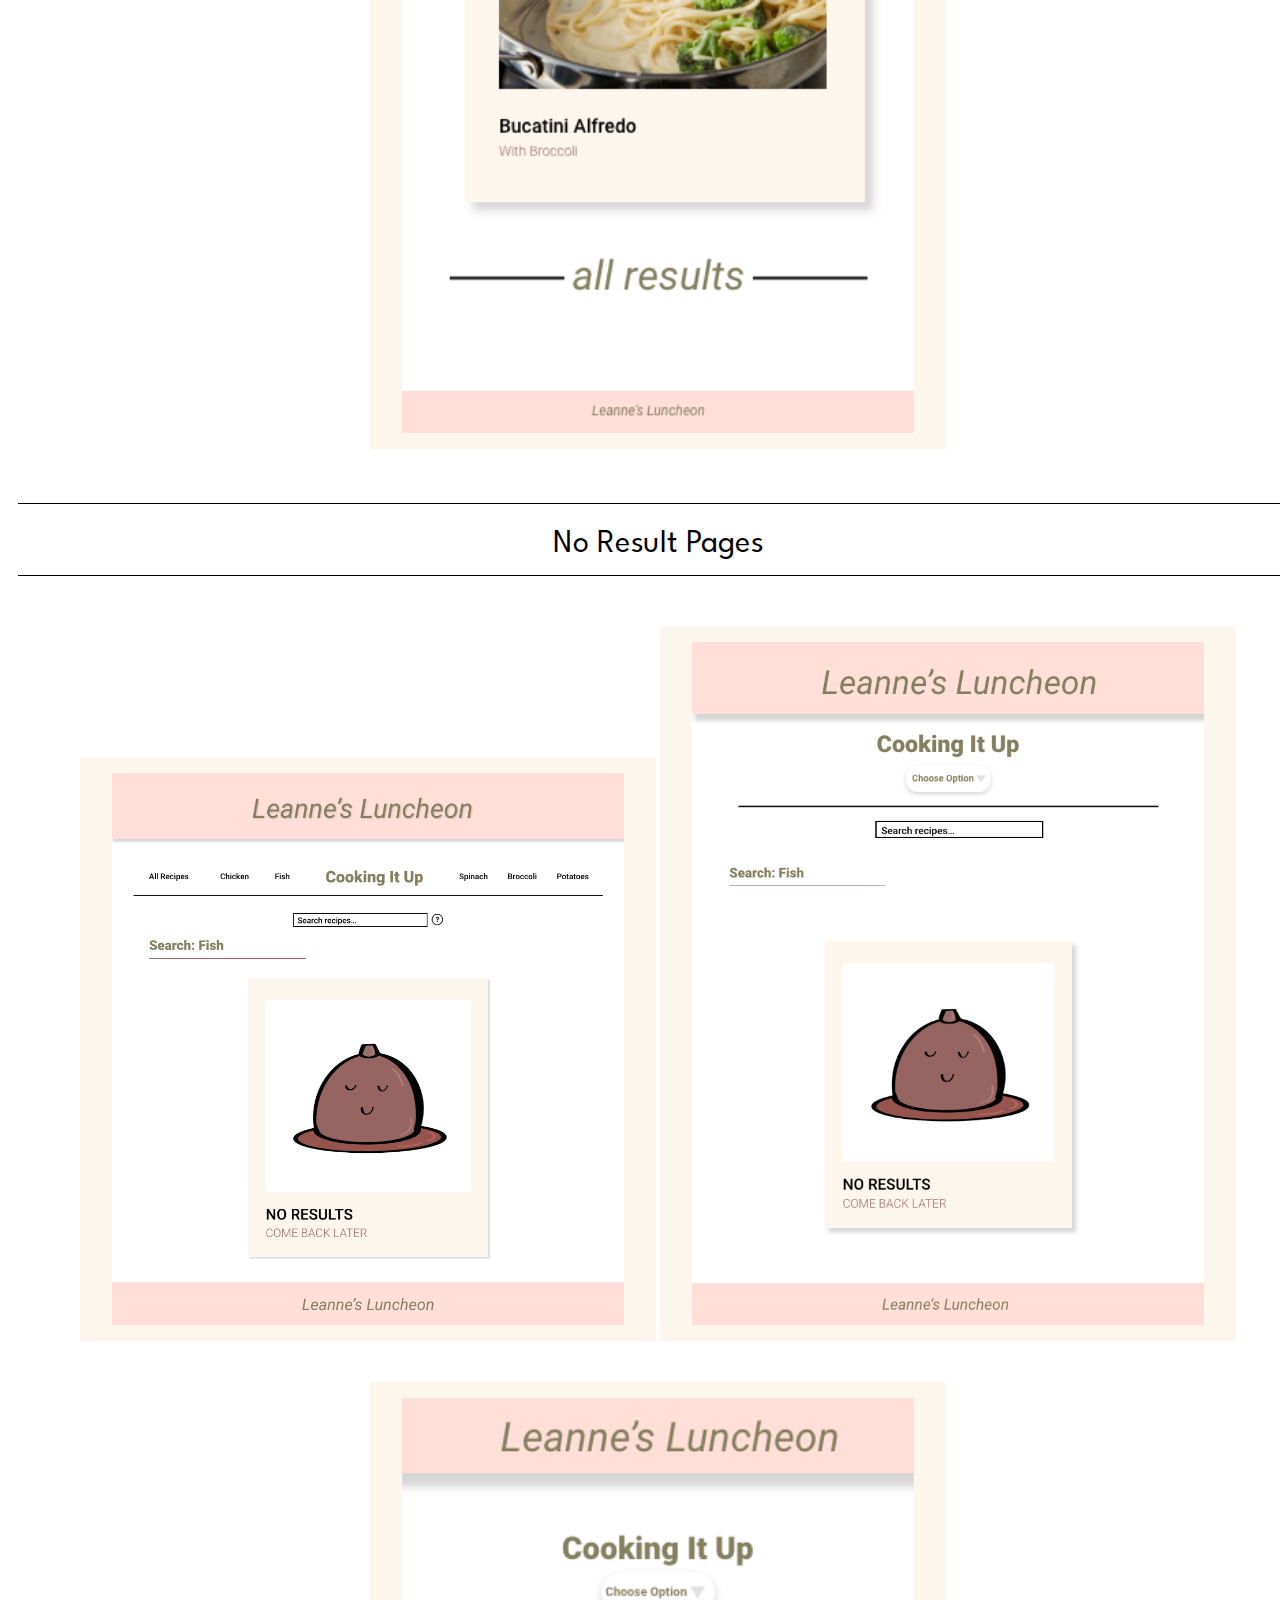
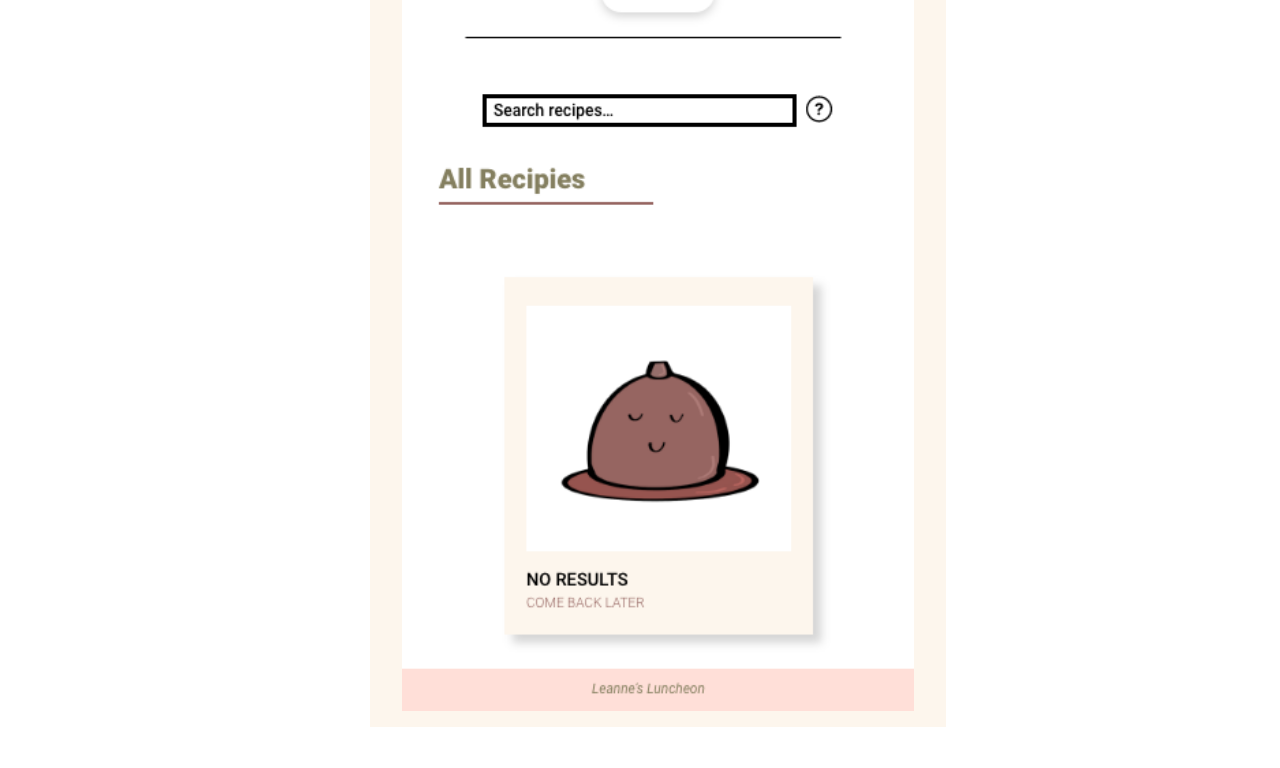
<file: wireframes.html>
<!DOCTYPE html>
<html lang="en">
<head>
    <meta charset="UTF-8">
    <meta name="viewport" content="width=device-width, initial-scale=1.0">
    <link rel="stylesheet" href="wireframes.css">
    <title>Wireframes</title>
</head>
<body>

    <header>Leanne's Luncheon Wireframes</header>

    <div class="link">
        <a href="index.html" target="_blank">URL to Responsive Web Design</a>
    </div>

    <div class="style">

    <p>Style Tile</p>

     <img src="wireframes/My Style Tile.jpg" alt="style stile" class="style">
    </div>

    <div class="grid">

        <div class="home">

            <p>Home pages</p>

            <img src="wireframes2/Home Web.png" alt="Home Webpage">

            <img src="wireframes2/Home Ipad.png" alt="Home Tablet">

            <img src="wireframes2/Home phone.png" alt="Home Mobile">
        </div>

        <div>

            <p>Recipe pages</p>

            <img src="wireframes2/Recipe-web.png" alt="Recipe Webpage">

            <img src="wireframes2/Recipe-pad.png" alt="Recipe Tablet">

            <img src="wireframes2/Recipe-phone.png" alt="Recipe Mobile">

        </div>

        <div>

            <p>
                Help Pages
            </p>
            <img src="wireframes2/Help-web.png" alt="Help Webpage">

            <img src="wireframes2/help-ipad.png" alt="Help Tablet">

            <img src="wireframes2/Help-mobile.png" alt="Help Mobile">

        </div>


        <div>

            <p>Search Pages</p>

            <img src="wireframes2/search-web.png" alt="Search Webpage">
            
            <img src="wireframes2/search-ipad.png" alt="Search Tablet">

            <img src="wireframes2/search-mobile.png" alt="Search Mobile">

        </div>

        <div>

            <p>
                No Result Pages
            </p>

            <img src="wireframes2/no result-web.png" alt="No results Webpage">

            <img src="wireframes2/no result- iPad.png" alt="No Results Tablet">

            <img src="wireframes2/no result- phone.png" alt="No Results Mobile">
        </div>

    </div>

</body>
</html>
</file>
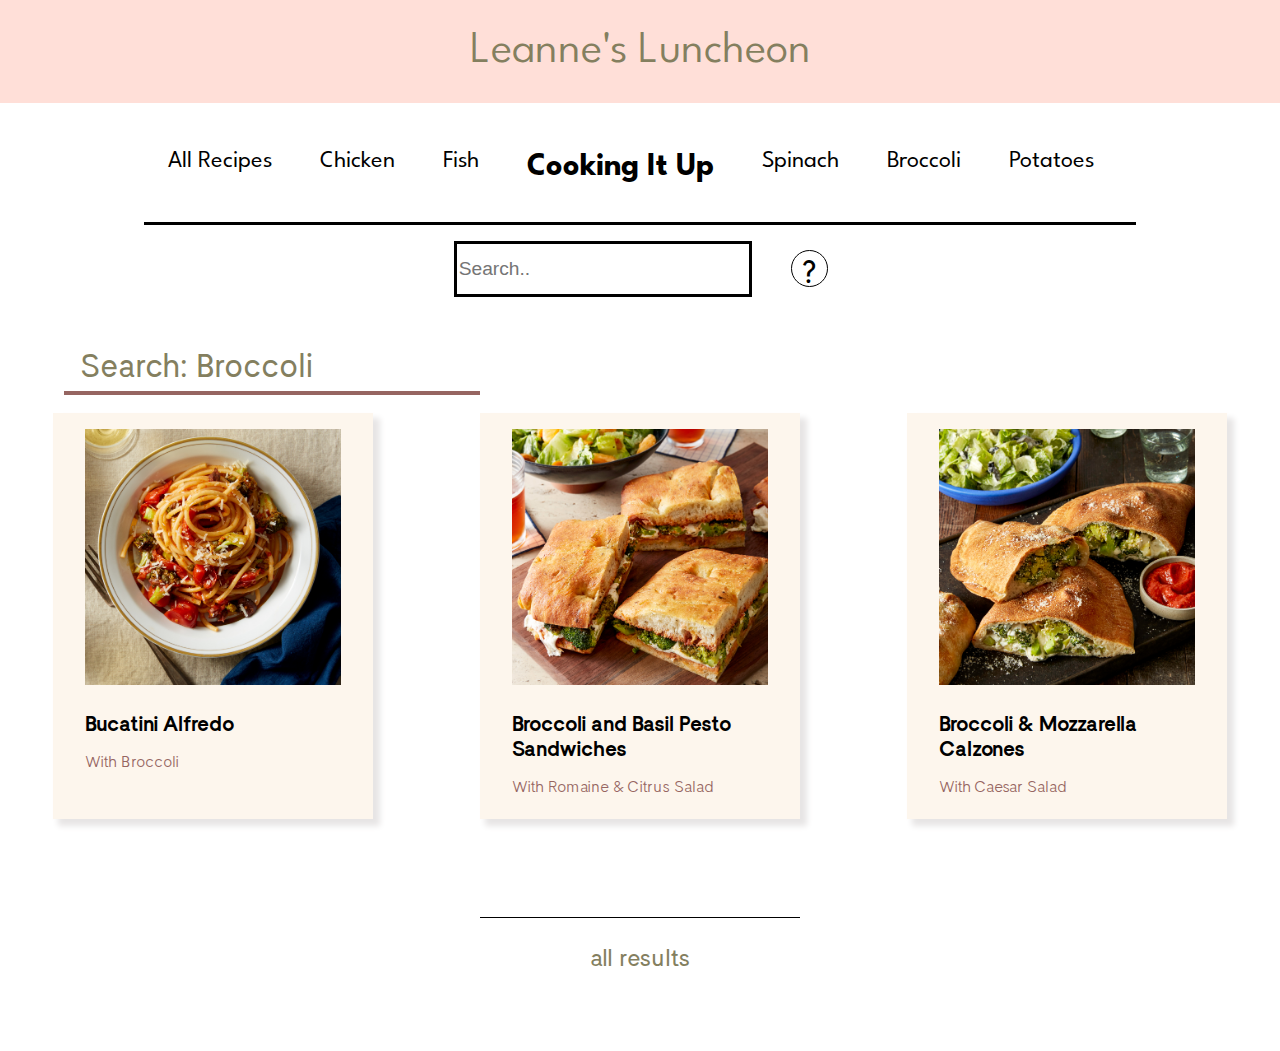
<file: alpha/broccoli.html>
<!DOCTYPE html>
<html lang="en">
<head>
    <meta charset="UTF-8">
    <meta name="viewport" content="width=device-width, initial-scale=1.0">
    <link rel="stylesheet" href="index.css">
    <link rel="stylesheet" href="search.css">
    <title>Search: Broccoli</title>
</head>
<body>
    
    <div class="header">
        <a href="index.html">
            <header>Leanne's Luncheon</header>
           </a>
    </div>

    <div class="bar">

        <div hidden class="webnav">

            <nav>
                <ul>
                    <li><a href="index.html">All Recipes</a></li>
                    <li><a href="broccoli.html">Chicken</a></li>
                    <li><a href="sorry.html">Fish</a></li>
                    <li class="cook"><a href="index.html">Cooking It Up</a></li>
                    <li><a href="broccoli.html">Spinach</a></li>
                    <li><a href="broccoli.html">Broccoli</a></li>
                    <li><a href="broccoli.html">Potatoes</a></li>
                </ul>
            </nav>
        </div>
    
        

        <div class="choose_food">

            <p class="cookingit">Cooking It Up</p>
                    
            <div class="chooseselect">
                <select class="choose" name="forma" onchange="location = this.value;">
                    <option value="0">Choose Option </option>
                    <option value="index.html">All Recipes</option>
                    <option value="broccoli.html">Chicken</option>
                    <option value="sorry.html">Fish</option>
                    <option value="broccoli.html">Spinach</option>
                    <option value="broccoli.html">Brocccoli</option>
                    <option value="broccoli.html">Potatoes</option>
                </select>
        
            </div>

        </div> 


    </div>

    <!-- search bar!!!! -->
    
    <div class="secondbar">

        <div class="searchbar">
            
            <form class="formsearch">
                <input type="text" placeholder="Search.." name="search" class="inputsearch">
              </form>

   <!--          <p>
                Search here...
            </p> -->

        </div>

        <div class="helpbut">
            <a href="help.html">
                <button class="help">
                    <p class="quest">?</p>
                </button>
            </a>
        </div>

    </div>

    <div class="type">
        <p class="typepara">Search: Broccoli</p>
    </div>

    <div class="grid"> 


        <div class="recipes">

            <a href="recipe.html">

            <img src="../graphics/1225_2PV1_Bucatini_100082_SQ_hi_res.jpg" alt="broccoli">

            <p class="title">
                Bucatini Alfredo 
            </p>
            <p class="subtitle">
                With Broccoli
            </p>

        </a>

        </div>

        <div class="recipes">

            <a href="recipe.html">

                <img src="../graphics/1225_FPV_Pesto_-Broccoli-Sandwich_74916_WEB_SQ_hi_res.jpg" alt="pesto">

                <p class="title">
                    Broccoli and Basil Pesto Sandwiches
                </p>
                <p class="subtitle">
                    With Romaine & Citrus Salad
                </p>
            
            </a>
        </div>

        <div class="recipes">

            <a href="recipe.html">

            <img src="../graphics/0101_FPV_Broccoli-Calzones_97286_WEB_SQ_hi_res.jpg" alt="pesto">

            <p class="title">
                Broccoli & Mozzarella Calzones
            </p>
            <p class="subtitle">
                With Caesar Salad
            </p>

        </a>

        </div>


    </div>

    <div class="bottomresults">

        <p>all results</p>

    </div>


</body>
</html>
</file>
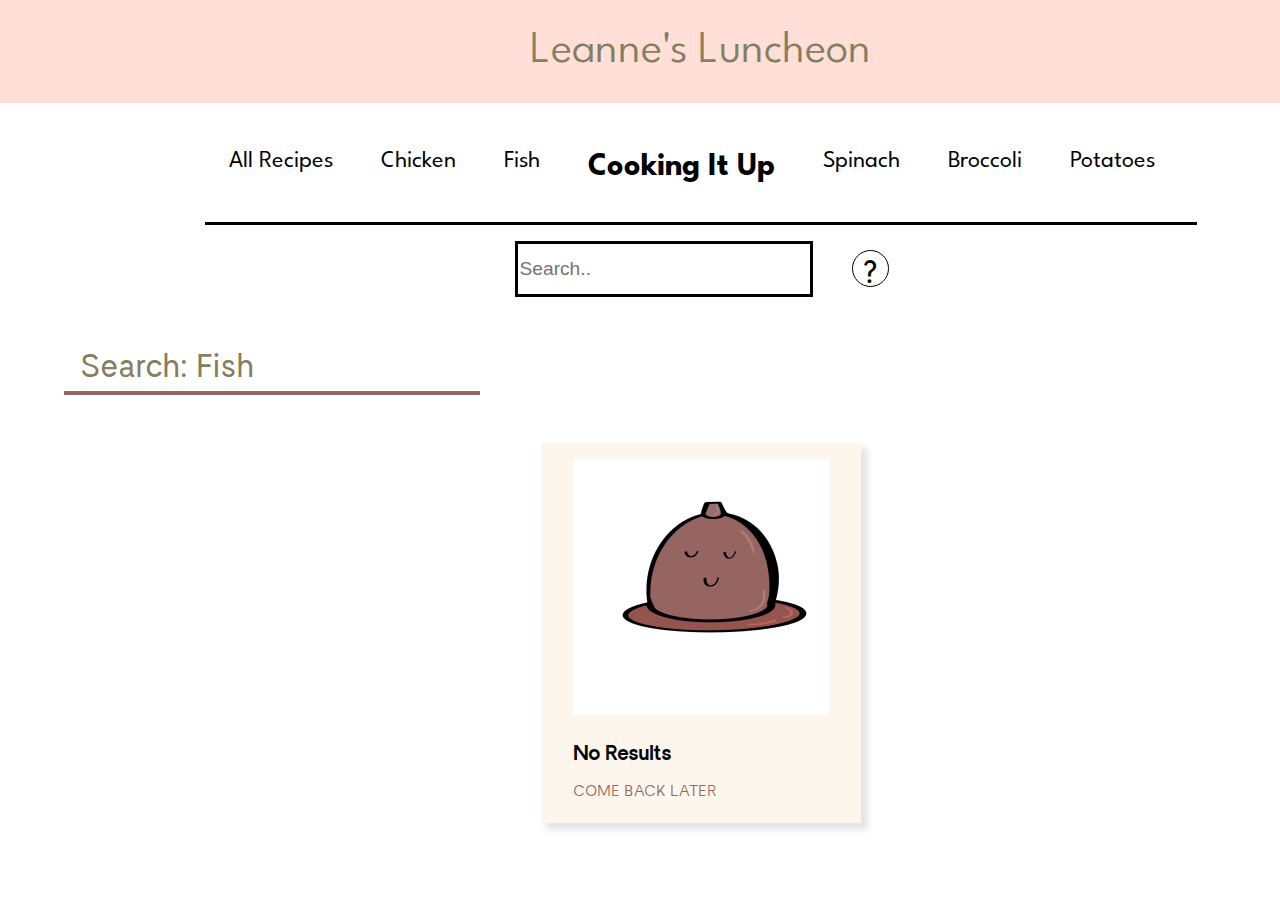
<file: alpha/sorry.html>
<!DOCTYPE html>
<html lang="en">
<head>
    <meta charset="UTF-8">
    <meta name="viewport" content="width=device-width, initial-scale=1.0">
    <link rel="stylesheet" href="index.css">
    <link rel="stylesheet" href="sorry.css">
    <title>Sorry</title>
</head>
<body>
    
    <div class="header">
        <a href="index.html">
            <header>Leanne's Luncheon</header>
           </a>
    </div>

    <div class="bar">

        <div hidden class="webnav">

            <nav>
                <ul>
                    <li><a href="index.html">All Recipes</a></li>
                    <li><a href="broccoli.html">Chicken</a></li>
                    <li><a href="sorry.html">Fish</a></li>
                    <li class="cook"><a href="index.html">Cooking It Up</a></li>
                    <li><a href="broccoli.html">Spinach</a></li>
                    <li><a href="broccoli.html">Broccoli</a></li>
                    <li><a href="broccoli.html">Potatoes</a></li>
                </ul>
            </nav>
        </div>
    
        
        <div class="choose_food">

            <p class="cookingit">Cooking It Up</p>
                    
            <div class="chooseselect">
                <select class="choose" name="forma" onchange="location = this.value;">
                    <option value="0">Choose Option </option>
                    <option value="index.html">All Recipes</option>
                    <option value="broccoli.html">Chicken</option>
                    <option value="sorry.html">Fish</option>
                    <option value="broccoli.html">Spinach</option>
                    <option value="broccoli.html">Brocccoli</option>
                    <option value="broccoli.html">Potatoes</option>
                </select>
        
            </div>

        </div> 


    </div>

    <!-- search bar!!!! -->
   
    <div class="secondbar">

        <div class="searchbar">
            
            <form class="formsearch">
                <input type="text" placeholder="Search.." name="search" class="inputsearch">
              </form>

   <!--          <p>
                Search here...
            </p> -->

        </div>

        <div class="helpbut">
            <a href="help.html">
                <button class="help">
                    <p class="quest">?</p>
                </button>
            </a>
        </div>

    </div>

    <div class="type">
        <p class="typepara">Search: Fish</p>
    </div>

    
    <div class="recipes">
        <img src="../graphics/none.png" alt="none avatar">

        <p class="title">
            No Results
        </p>
        <p class="subtitle">
            COME BACK LATER
        </p>

    </div>



</body>
</html>
</file>
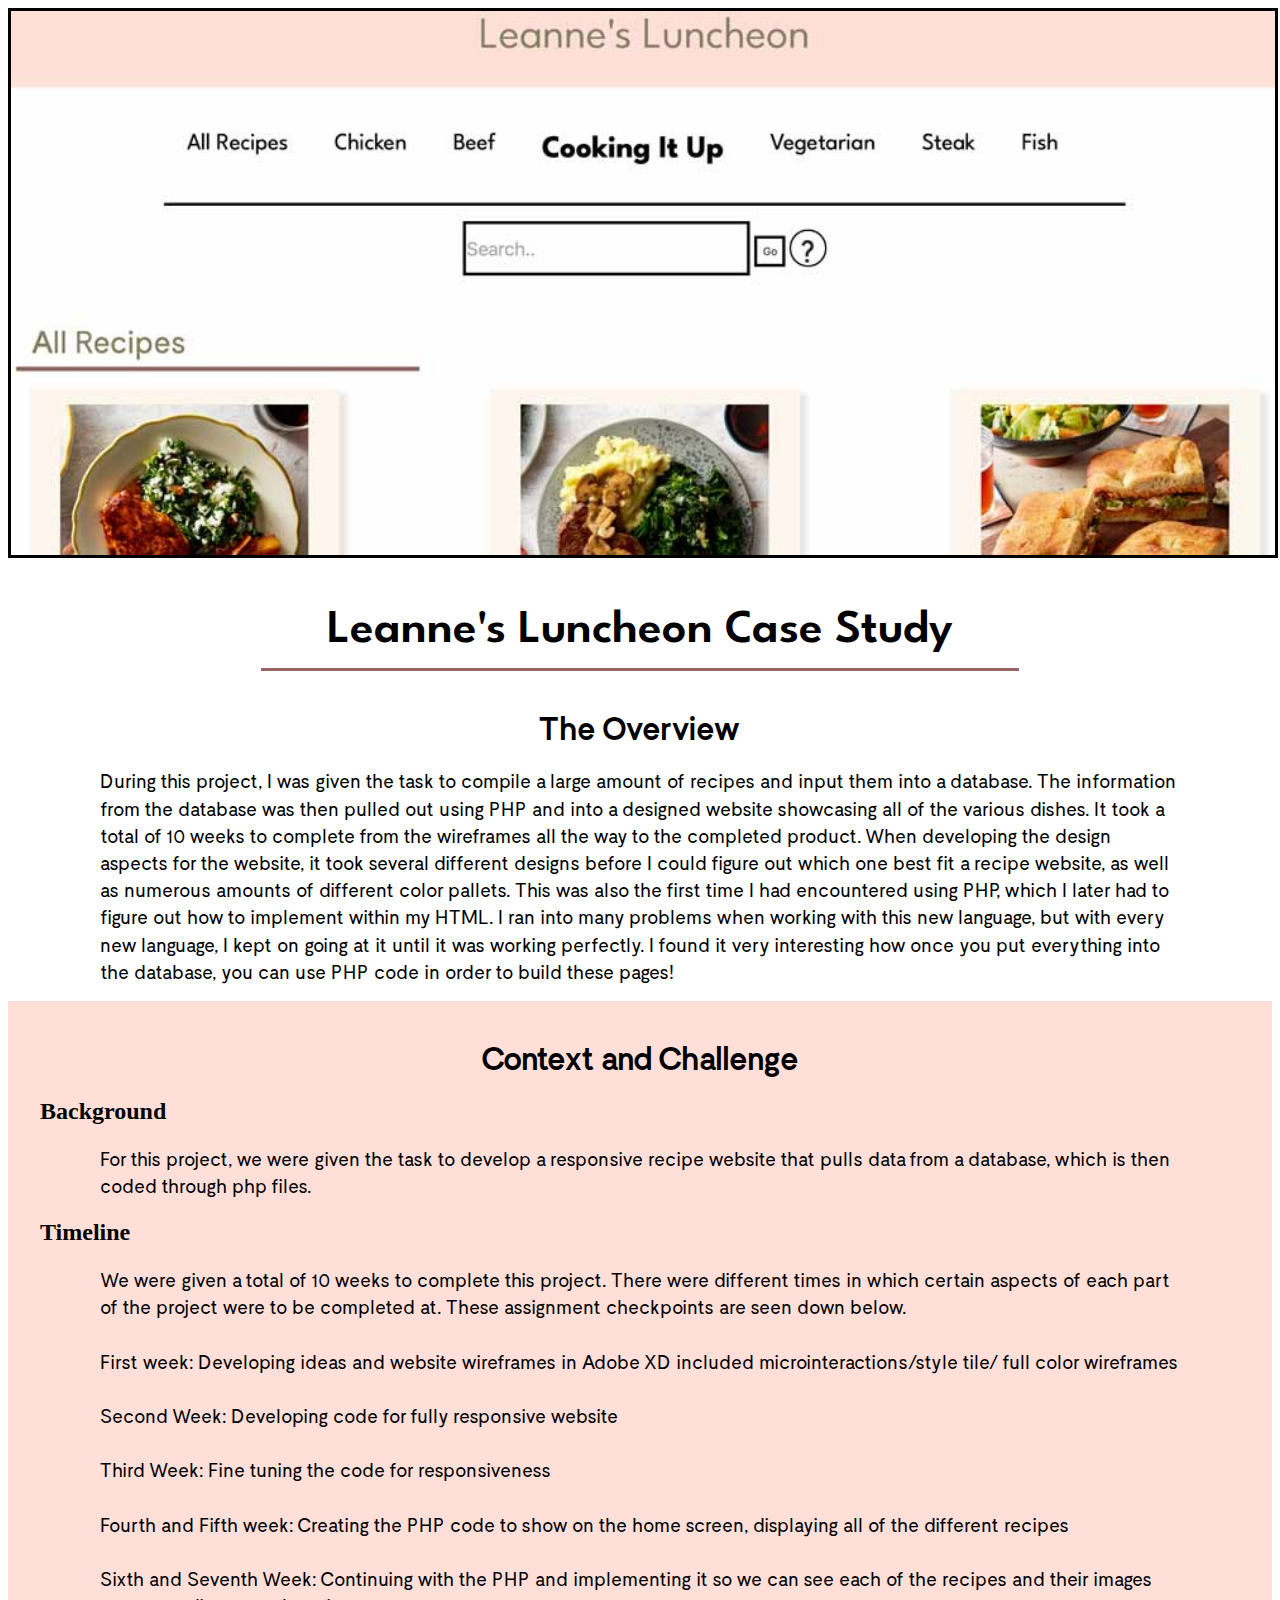
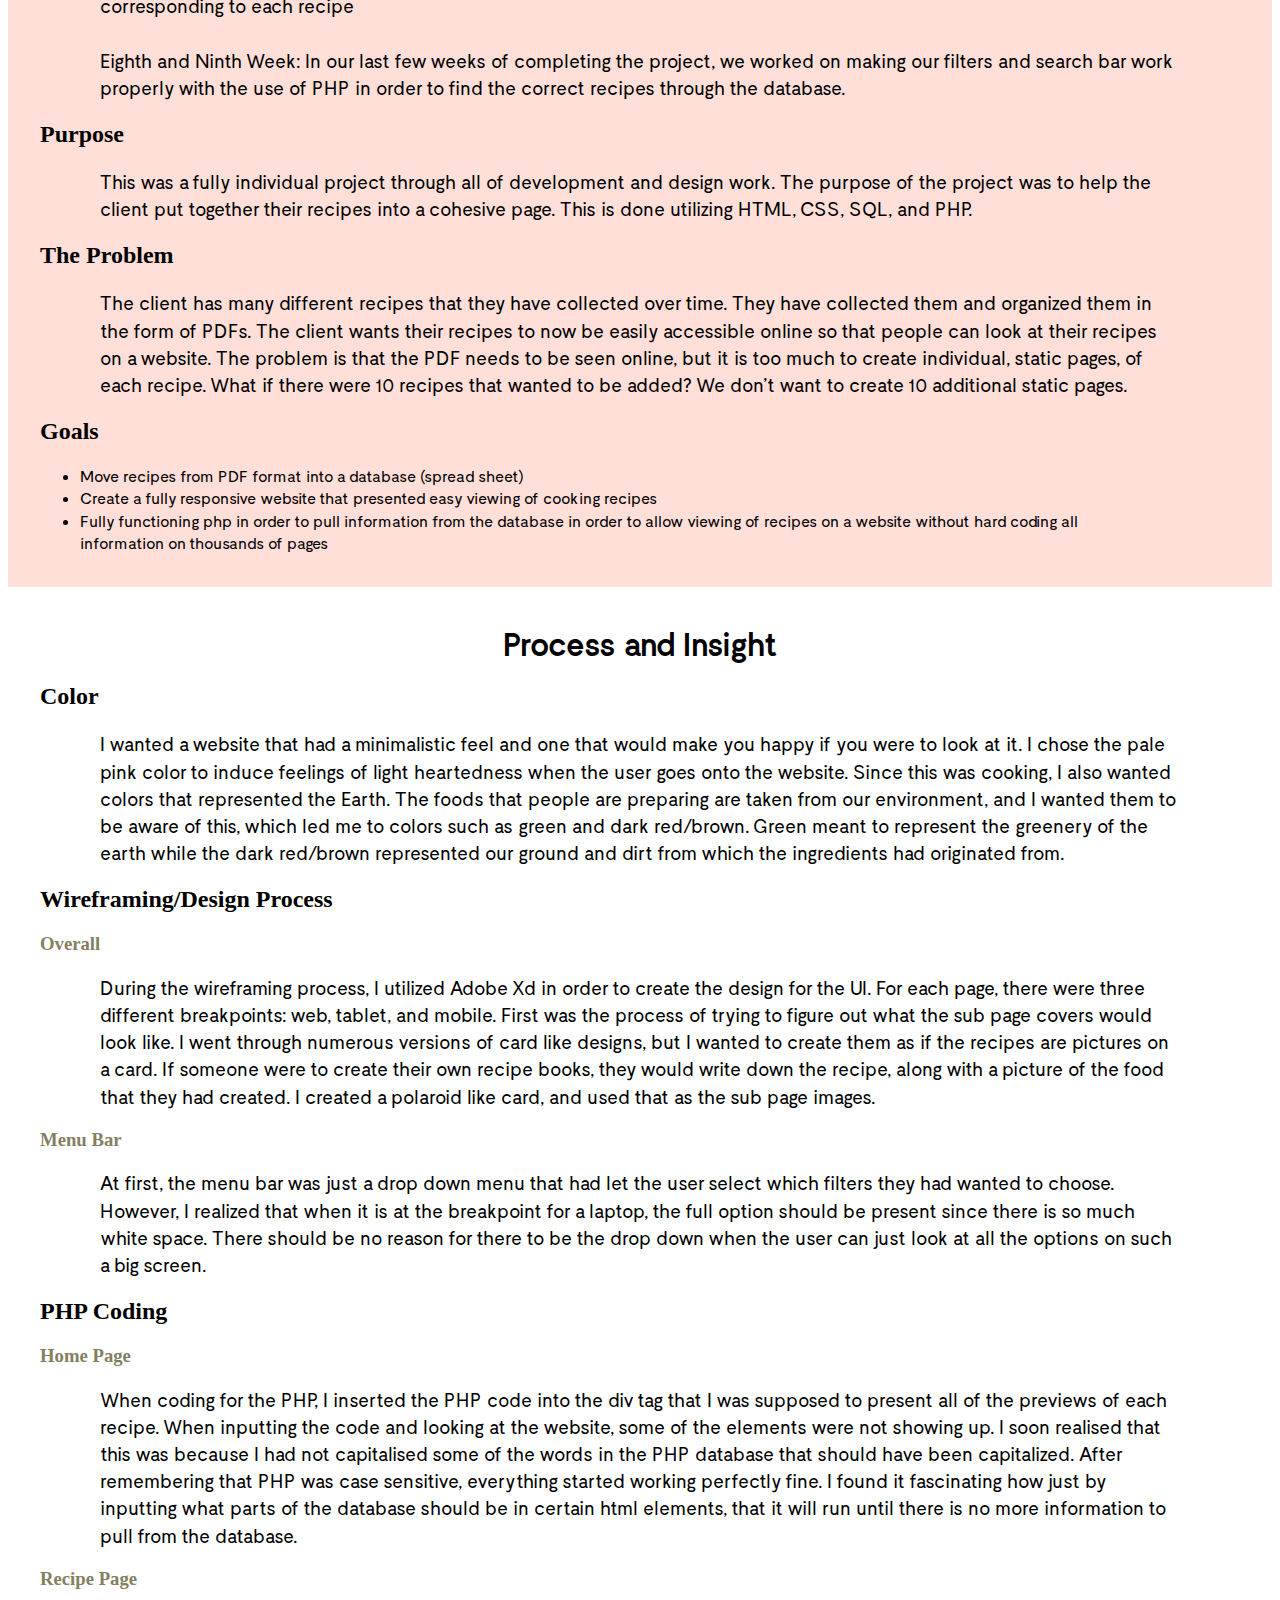
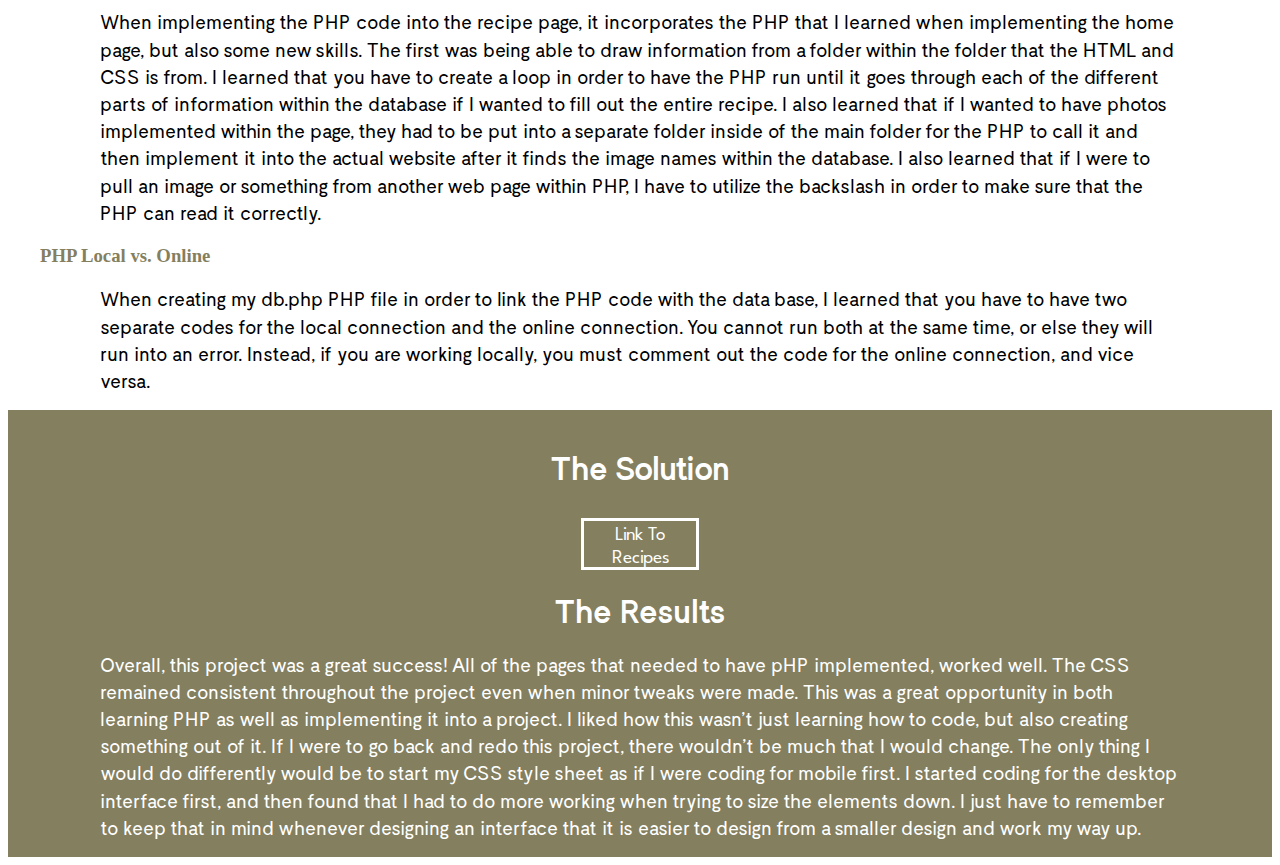
<file: casestudy/casestudy.html>
<!DOCTYPE html>
<html lang="en">

<head>
    <meta charset="UTF-8">
    <meta name="viewport" content="width=device-width, initial-scale=1.0">
    <link rel="stylesheet" href="casestudy.css">
    <title>Leanne's Luncheon Case Study</title>
</head>

<body>

    <div class="hero">
        <img src="hero.jpg" alt="heroimg">
    </div>

    <div class="head">

        <header>Leanne's Luncheon Case Study</header>


    </div>

    <div class="one">
        <h1>
            The Overview
        </h1>

        <p>
            During this project, I was given the task to compile a large amount of recipes and input them into a
            database. The information from the database was then pulled out using PHP and into a designed website
            showcasing all of the various dishes. It took a total of 10 weeks to complete from the wireframes all the
            way to the completed product. When developing the design aspects for the website, it took several different
            designs before I could figure out which one best fit a recipe website, as well as numerous amounts of
            different color pallets. This was also the first time I had encountered using PHP, which I later had to
            figure out how to implement within my HTML. I ran into many problems when working with this new language,
            but with every new language, I kept on going at it until it was working perfectly. I found it very
            interesting how once you put everything into the database, you can use PHP code in order to build these
            pages!
        </p>
    </div>

    <div class="two">

        <h1>Context and Challenge</h1>

        <h2>Background</h2>

        <p>
            For this project, we were given the task to develop a responsive recipe website that pulls data from a
            database, which is then coded through php files.
        </p>

        <h2>Timeline</h2>

        <p>
            We were given a total of 10 weeks to complete this project. There were different times in which certain
            aspects of each part of the project were to be completed at. These assignment checkpoints are seen down
            below.

            <br>
            <br>

            First week: Developing ideas and website wireframes in Adobe XD included microinteractions/style tile/ full
            color wireframes

            <br>
            <br>

            Second Week: Developing code for fully responsive website

            <br>
            <br>

            Third Week: Fine tuning the code for responsiveness

            <br>
            <br>


            Fourth and Fifth week: Creating the PHP code to show on the home screen, displaying all of the different
            recipes

            <br>
            <br>


            Sixth and Seventh Week: Continuing with the PHP and implementing it so we can see each of the recipes and
            their
            images corresponding to each recipe

            <br>
            <br>

            Eighth and Ninth Week: In our last few weeks of completing the project, we worked on making our filters and
            search bar work properly with the use of PHP in order to find the correct recipes through the database.

        </p>

        <h2>Purpose</h2>

        <p>
            This was a fully individual project through all of development and design work. The purpose of the project
            was to help the client put together their recipes into a cohesive page. This is done utilizing HTML, CSS,
            SQL, and PHP.
        </p>

        <h2>The Problem</h2>

        <p>
            The client has many different recipes that they have collected over time. They have collected them and
            organized them in the form of PDFs. The client wants their recipes to now be easily accessible online so
            that people can look at their recipes on a website. The problem is that the PDF needs to be seen online, but
            it is too much to create individual, static pages, of each recipe. What if there were 10 recipes that wanted
            to be added? We don’t want to create 10 additional static pages.
        </p>

        <h2>Goals</h2>
        <ul>
            <li>Move recipes from PDF format into a database (spread sheet)</li>
            <li>Create a fully responsive website that presented easy viewing of cooking recipes
            </li>
            <li>Fully functioning php in order to pull information from the database in order to allow viewing of
                recipes on a website without hard coding all information on thousands of pages</li>
        </ul>
    </div>

    <div class="three">

        <h1>Process and Insight</h1>

        <h2>Color</h2>

        <p>
            I wanted a website that had a minimalistic feel and one that would make you happy if you were to look at it.
            I chose the pale pink color to induce feelings of light heartedness when the user goes onto the website.
            Since this was cooking, I also wanted colors that represented the Earth. The foods that people are preparing
            are taken from our environment, and I wanted them to be aware of this, which led me to colors such as green
            and dark red/brown. Green meant to represent the greenery of the earth while the dark red/brown represented
            our ground and dirt from which the ingredients had originated from.
        </p>

        <h2>Wireframing/Design Process</h2>

        <h3>Overall</h3>

        <p>
            During the wireframing process, I utilized Adobe Xd in order to create the design for the UI. For each page,
            there were three different breakpoints: web, tablet, and mobile. First was the process of trying to figure
            out what the sub page covers would look like. I went through numerous versions of card like designs, but I
            wanted to create them as if the recipes are pictures on a card. If someone were to create their own recipe
            books, they would write down the recipe, along with a picture of the food that they had created. I created a
            polaroid like card, and used that as the sub page images.
        </p>

        <h3>Menu Bar</h3>

        <p>
            At first, the menu bar was just a drop down menu that had let the user select which filters they had wanted
            to choose. However, I realized that when it is at the breakpoint for a laptop, the full option should be
            present since there is so much white space. There should be no reason for there to be the drop down when the
            user can just look at all the options on such a big screen.

        </p>

        <h2>PHP Coding</h2>

        <h3>Home Page</h3>

        <p>
            When coding for the PHP, I inserted the PHP code into the div tag that I was supposed to present all of the
            previews of each recipe. When inputting the code and looking at the website, some of the elements were not
            showing up. I soon realised that this was because I had not capitalised some of the words in the PHP
            database that should have been capitalized. After remembering that PHP was case sensitive, everything
            started working perfectly fine. I found it fascinating how just by inputting what parts of the database
            should be in certain html elements, that it will run until there is no more information to pull from the
            database.
        </p>

        <h3>Recipe Page</h3>

        <p>
            When implementing the PHP code into the recipe page, it incorporates the PHP that I learned when
            implementing the home page, but also some new skills. The first was being able to draw information from a
            folder within the folder that the HTML and CSS is from. I learned that you have to create a loop in order to
            have the PHP run until it goes through each of the different parts of information within the database if I
            wanted to fill out the entire recipe. I also learned that if I wanted to have photos implemented within the
            page, they had to be put into a separate folder inside of the main folder for the PHP to call it and then
            implement it into the actual website after it finds the image names within the database. I also learned that
            if I were to pull an image or something from another web page within PHP, I have to utilize the backslash in
            order to make sure that the PHP can read it correctly.
        </p>

        <h3>PHP Local vs. Online</h3>

        <p>
            When creating my db.php PHP file in order to link the PHP code with the data base, I learned that you have
            to have two separate codes for the local connection and the online connection. You cannot run both at the
            same time, or else they will run into an error. Instead, if you are working locally, you must comment out
            the code for the online connection, and vice versa.
        </p>
    </div>

    <div class="four">

        <h1>The Solution</h1>

        <div class="link">
            <a href="../beta/index.php" target="_blank">Link To Recipes</a>
        </div>

        <h1>The Results</h1>

        <p>
            Overall, this project was a great success! All of the pages that needed to have pHP implemented, worked
            well. The CSS remained consistent throughout the project even when minor tweaks were made. This was a great
            opportunity in both learning PHP as well as implementing it into a project. I liked how this wasn’t just
            learning how to code, but also creating something out of it. If I were to go back and redo this project,
            there wouldn’t be much that I would change. The only thing I would do differently would be to start my CSS
            style sheet as if I were coding for mobile first. I started coding for the desktop interface first, and then
            found that I had to do more working when trying to size the elements down. I just have to remember to keep
            that in mind whenever designing an interface that it is easier to design from a smaller design and work my
            way up.


        </p>

    </div>

</body>

</html>
</file>
<file: index.css>
@font-face {
    font-family: 'LeagueSpartanVariable';
    src: url(fonts/LeagueSpartanVariable.woff2) format('truetype'); 
    font-weight: 200 900;
}

@font-face {
    font-family: 'BandeinsSansVariableGX';
    src: url('fonts/BandeinsSansVariableGX.ttf') format('truetype');
    font-weight: 200 900;

}



.header {
    background-color: #FFDFD8;
    color: #847F5F;
    margin: 0 auto;
    padding: .1rem 0 .1rem 0 ;
    font-size: 1rem;
    font-weight: 900;
    text-align: center;
    width: 100%;

}
/* 
body{
    margin: 0 auto;
    text-align: center;
    width: 20rem;
} */

.bar{
    width: 19rem;
    margin: 0 auto;
    padding-bottom: 1rem;
    border-bottom: solid .2rem black;
}

.choose {
    background-color: white;
    color: rgb(94, 87, 47);
    font-family: "LeagueSpartanVariable";
    font-weight: 500;
    height: 1.5rem;
    text-align: center;
    width: 7rem;
    margin: 0 auto;
}

.chooseselect{
    margin: 0 auto;
    width: 7rem;
}

.cookingit{
    font-size: 1.8rem;
    font-weight: 700;
    margin: 0 auto;
    padding-bottom: 1rem;
    text-align: center;
    width: 12rem;
}

.choose_food {
    width: 15rem;
    margin: 0 auto;
    padding-top: 1rem;
}

html {
    background-color: white;

}

header {
    color: #847F5F;
    text-align: center;
    font-family: 'LeagueSpartanVariable' ;
    font-size: 2.4rem;
    font-weight: 350;
    margin: 1rem 0 2rem 0;
}

p {
    font-family: 'BandeinsSansVariableGX';
    margin-bottom: .5rem ;
}

.recipes {

    background-color: #FDF6ED;
    box-shadow: 6px 6px 6px 1px #E7E5E5; 
    font-weight: 500;
    margin: 1.15rem auto;
    width: 16rem;
    padding: 1rem 2rem 1rem 2rem;
    text-align: center;
}

/* search area!!!! search area!!!! search area!!!!  */

.searchbar{
    width: 13rem;
/*     border: solid .2rem black; */
    margin: 1rem auto;
    padding-left: .5rem;
}

.secondbar{
    width: 20rem;
    display: grid;
    grid-template-columns: auto auto;
    align-items: center;
    justify-items: center;
    /* background-color: blue; */
    margin: 0 auto;
}


.inputsearch{
    color: black;
    font-size: .8rem;
}

form input[type=text]{
    width: 12rem;
    height: 2rem;
    background-color: white;
    border: solid .2rem black;
}


.quest{
    font-size: 2rem;
    width: 2.2rem;
    height: 2.2rem ;
    background-color: white;
    border: solid .1rem black;border-radius: 50%;
    padding: none;
}

.quest:hover{
    border-radius: 0;
    transition: ease-in-out 0.3s;
/*     box-shadow: .5rem .3rem .3rem rgb(221, 221, 221); */
}

button{
    border:none;
    background-color: transparent;
    outline:none;
}


img:hover {
    opacity: 0.4;
    transition: 0.3s;
  }

  .grid{
      margin: 0 auto;
      width: 20rem;
  }

img {
    width: 100%;
}

.title {
    color:black;
    font-size: 1.3rem;
    font-weight: 750;
    text-align: left;
}

.subtitle{
    color: #966561;
    font-weight: 200;
    text-align: left;
}

.type {
    border-bottom: solid .3rem #966561;
    color: #847F5F;
    font-size: 1.3rem;
    width: 15rem;
    padding-bottom: 0;
    padding-left: 1.5rem;

}

p.typepara{
    width: 10rem;
}


/* menu!!!! */

a {
    text-decoration: none;
}
a:link, a:visited {
    color: black;
}



.webnav{
    display: none;
}




@media screen and (min-width: 768px) {

    .header {
        background-color: #FFDFD8;
        color: #847F5F;
        margin: 0 auto;
        padding: .1rem 0 .1rem 0 ;
        font-size: 1.8rem;
        text-align: center;
        width: 100%;

    }

    body {
        width: 60rem;
    }

    .choose {
        background-color: white;
        color: rgb(94, 87, 47);
        float: center;
        font-family: "LeagueSpartanVariable";
        font-size: 1rem;
        font-weight: 500;
        height: 1.5rem;
        text-align: center;
        width: 10rem;
    }

    
    .grid{
        display: grid;
        grid-template-columns: auto auto auto ;
        padding: 10px;
        align-items: center;
        margin: 0 auto;
        width: 100%;
    }
  

    header {
        color: #847F5F;
        text-align: center;
        font-family: 'LeagueSpartanVariable' ;
        font-size: 2.5rem;
        font-weight: 350;
        margin: 1rem 0 2rem 0;
    }

    .recipes {
        margin: 1.15rem auto;
        width: 70%;
        padding: 1rem 2rem 1rem 2rem;
        text-align: center;
    }

    .type {
        font-size: 2rem;
        width: 20rem;
        padding-bottom: 0;
        padding-left: 0.5rem;
        margin-left: 2.5rem;
    
    }
    
    p.typepara{
        width: 10rem;
    }

    .searchbar{
        width: 18rem;
/*         border: solid .2rem black; */
        margin: 1rem auto;
        padding-left: .5rem;
        font-size: 1.2rem;
    }
    
    .secondbar{
        width: 20rem;
         }


    form input[type=text]{
        width: 15rem;
        height: 2rem;
        background-color: white;
        border: solid .2rem black;
    }   

    .formsearch{
        width: 15rem;
    }

    .bar{
        width: 40rem;
        margin: 0 auto;
        padding-bottom: 1rem;
        border-bottom: solid .2rem black;
    }
    
    .choose {
        width: 9rem;
        margin: 0 auto;
    }
    
    .chooseselect{
        margin: 0 auto;
        width: 8rem;
    }
    
    .cookingit{
        font-size: 2rem;
        width: 15rem;

    }


    .inputsearch{
        font-size: 1rem;
    }
    

}

@media screen and (min-width: 1024px) {


    .header {
        background-color: #FFDFD8;
        color: #847F5F;
        margin: 0 auto;
        padding: .1rem 0 1rem 0 ;
        font-size: 1.9rem;
        text-align: center;
        width: 100%;

    }

    body{
        width: 87.6rem;
    }

    .choose {
        background-color: white;
        border: none;
        color: rgb(94, 87, 47);
        float: center;
        font-family: "LeagueSpartanVariable";
        font-size: 1.2rem;
        font-weight: 500;
        height: 2rem;
        text-align: center;
        width: 12rem;
    }


    .grid{
        display: grid;
        grid-template-columns: auto auto auto ;
        padding: 1rem;
        align-items: center;
        margin: 0 auto;
        width: 100%;
    }

    header {
        color: #847F5F;
        text-align: center;
        font-family: 'LeagueSpartanVariable' ;
        font-size: 2.8rem;
        font-weight: 350;
        padding: 1rem 0;
        margin: 0 auto;
    }

    .recipes {
        margin: 1.15rem auto;
        width: 70%;
        padding: 1rem 2rem 1rem 2rem;
        text-align: center;
    }

    .type {
        font-size: 2rem;
        width: 25rem;
        padding-bottom: 0;
        padding-left: 1rem;
        margin-left: 4rem;
    
    }
    
    p.typepara{
        width: 10rem;
    }

    .bar{
        width: 62rem;
    /*     background-color: blue; */
    margin: 0 auto;
    }

    .choose_food{
        display: none;
    }

    .webnav{
        display: inline;
    }



ul {
    list-style-type: none;
    margin: 0 auto;
    margin-top: 1rem;
    padding: 0;
    overflow: hidden;
    font-size: 1.5rem;
    color: black;
    font-family: "LeagueSpartanVariable";
  }
  
  li {
    float: left;
    padding: 0 1rem;
    text-align: center;
  }
  
  li a {
    display: block;
    padding: 8px;
    /* background-color: #dddddd; */
  }

.bar{
    border-bottom: solid .2rem black;
    text-align: center;
    padding: 1rem 0 2rem 0;
    margin: 0 auto;
/*     width: 61.5rem; */
}

.cook{
    color: #847F5F;
    font-size: 2rem;
    font-weight: 700;
    
}

.searchbar{
    width: 20rem;
/*     border: solid .2rem black; */
    margin: 1rem auto;
    padding-left: .5rem;
}

.inputsearch{
    color: black;
    font-size: 1.2rem;
}

.secondbar{
    width: 25rem;
    display: grid;
    grid-template-columns: auto auto;
    align-items: center;
    justify-items: center;
    /* background-color: blue; */
    margin: 0 auto;
}

form input[type=text]{
    width: 18rem;
    height: 3rem;
    background-color: white;
    border: solid .2rem black;
}   

.formsearch{
    width: 22rem;
}

}
</file>
<file: alpha/index.css>
@font-face {
    font-family: 'LeagueSpartanVariable';
    src: url(../fonts/LeagueSpartanVariable.woff2) format('truetype'); 
    font-weight: 200 900;
}

@font-face {
    font-family: 'BandeinsSansVariableGX';
    src: url('../fonts/BandeinsSansVariableGX.ttf') format('truetype');
    font-weight: 200 900;

}

body{
    margin: 0 auto;
}


.header {
    background-color: #FFDFD8;
    color: #847F5F;
    margin: 0 auto;
    padding: .1rem 0 .1rem 0 ;
    font-size: 1rem;
    font-weight: 900;
    text-align: center;
    width: 100%;

}

.bar{
    width: 19rem;
    margin: 0 auto;
    padding-bottom: 1rem;
    border-bottom: solid .2rem black;
}

.choose {
    background-color: white;
    color: rgb(94, 87, 47);
    font-family: "LeagueSpartanVariable";
    font-weight: 500;
    height: 1.5rem;
    text-align: center;
    width: 7rem;
    margin: 0 auto;
}

.chooseselect{
    margin: 0 auto;
    width: 7rem;
}

.cookingit{
    font-size: 1.8rem;
    font-weight: 700;
    margin: 0 auto;
    padding-bottom: 1rem;
    text-align: center;
    width: 12rem;
}

.choose_food {
    width: 15rem;
    margin: 0 auto;
    padding-top: 1rem;
}

html {
    background-color: white;

}

header {
    color: #847F5F;
    text-align: center;
    font-family: 'LeagueSpartanVariable' ;
    font-size: 2.4rem;
    font-weight: 350;
    margin: 1rem 0 2rem 0;
}

p {
    font-family: 'BandeinsSansVariableGX';
    margin-bottom: .5rem ;
}

.recipes {

    background-color: #FDF6ED;
    box-shadow: 6px 6px 6px 1px #E7E5E5; 
    font-weight: 500;
    margin: 1.15rem auto;
    width: 16rem;
    padding: 1rem 2rem 1rem 2rem;
    text-align: center;
}

/* search area!!!! search area!!!! search area!!!!  */

.searchbar{
    width: 13rem;
/*     border: solid .2rem black; */
    margin: 1rem auto;
    padding-left: .5rem;
}

.secondbar{
    width: 20rem;
    display: grid;
    grid-template-columns: auto auto;
    align-items: center;
    justify-items: center;
    /* background-color: blue; */
    margin: 0 auto;
}


.inputsearch{
    color: black;
    font-size: .8rem;
}

form input[type=text]{
    width: 12rem;
    height: 2rem;
    background-color: white;
    border: solid .2rem black;
}

form input [type=submit]{
    width: 2rem;
    height: 2rem;
    background-color: white;
    border: solid .2rem black;
}


.quest{
    font-size: 2rem;
    width: 2.2rem;
    height: 2.2rem ;
    background-color: white;
    border: solid .1rem black;border-radius: 50%;
    padding: none;
    margin: 0;
}

.quest:hover{
    border-radius: 0;
    transition: ease-in-out 0.3s;
/*     box-shadow: .5rem .3rem .3rem rgb(221, 221, 221); */
}

button{
    border:none;
    background-color: transparent;
    outline:none;
}


img:hover {
    opacity: 0.4;
    transition: 0.3s;
  }

/*   .grid{
      margin: 0 auto;
      width: 20rem;
  } */

img {
    width: 100%;
}

.title {
    color:black;
    font-size: 1.3rem;
    font-weight: 750;
    text-align: left;
}

.subtitle{
    color: #966561;
    font-weight: 200;
    text-align: left;
}

.type {
    border-bottom: solid .3rem #966561;
    color: #847F5F;
    font-size: 1.3rem;
    width: 15rem;
    padding-bottom: 0;
    padding-left: 1.5rem;

}

p.typepara{
    width: 10rem;
}


/* menu!!!! */

a {
    text-decoration: none;
}
a:link, a:visited {
    color: black;
}



.webnav{
    display: none;
}




@media screen and (min-width: 768px) {

  /*   body{
        margin: 0 auto;
        width: 60rem;
    } */

    .header {
        background-color: #FFDFD8;
        color: #847F5F;
        margin: 0 auto;
        padding: .1rem 0 .1rem 0 ;
        font-size: 1.8rem;
        text-align: center;
        width: 100%;

    }


    .choose {
        background-color: white;
        color: rgb(94, 87, 47);
        float: center;
        font-family: "LeagueSpartanVariable";
        font-size: 1rem;
        font-weight: 500;
        height: 1.5rem;
        text-align: center;
        width: 10rem;
    }

    .grid{
        display: grid;
        grid-template-columns: auto auto;
    }


    
/*     .grid{
     display: grid;
        grid-template-columns: auto auto auto ; 
        padding: 10px;
        align-items: center;
        margin: 0 auto;
        width: 100%;
    } 
   */

    header {
        color: #847F5F;
        text-align: center;
        font-family: 'LeagueSpartanVariable' ;
        font-size: 2.5rem;
        font-weight: 350;
        margin: 1rem 0 2rem 0;
    }

/*     .recipes {
        margin: 1.15rem auto;
        width: 70%;
        padding: 1rem 2rem 1rem 2rem;
        text-align: center;
    } */

    .type {
        font-size: 2rem;
        width: 20rem;
        padding-bottom: 0;
        padding-left: 0.5rem;
        margin-left: 2.5rem;
    
    }
    
    p.typepara{
        width: 10rem;
    }

    .searchbar{
        width: 18rem;
/*         border: solid .2rem black; */
        margin: 1rem auto;
        padding-left: .5rem;
        font-size: 1.2rem;
    }
    
    .secondbar{
        width: 20rem;
         }


    form input[type=text]{
        width: 15rem;
        height: 2rem;
        background-color: white;
        border: solid .2rem black;
    }   

    form input[type=submit]{
        width: 2rem;
        height: 2rem;
        background-color: white;
        border: solid .2rem black;
    }  

    .formsearch{
        width: 15rem;
    }

    .bar{
        width: 40rem;
        margin: 0 auto;
        padding-bottom: 1rem;
        border-bottom: solid .2rem black;
    }
    
    .choose {
        width: 9rem;
        margin: 0 auto;
    }
    
    .chooseselect{
        margin: 0 auto;
        width: 8rem;
    }
    
    .cookingit{
        font-size: 2rem;
        width: 15rem;

    }


    .inputsearch{
        font-size: 1rem;
    }
    

}

@media screen and (min-width: 1024px) {

/*     body{
        margin: 0 auto;
        width: 86rem;
    } */


    .header {
        background-color: #FFDFD8;
        color: #847F5F;
        margin: 0 auto;
        padding: .1rem 0 1rem 0 ;
        font-size: 1.9rem;
        text-align: center;
        width: 100%;

    }


    .choose {
        background-color: white;
        border: none;
        color: rgb(94, 87, 47);
        float: center;
        font-family: "LeagueSpartanVariable";
        font-size: 1.2rem;
        font-weight: 500;
        height: 2rem;
        text-align: center;
        width: 12rem;
    }


    .grid{
        display: grid;
        grid-template-columns: auto auto auto;
    }


/*     .grid{
        display: grid;
        grid-template-columns: auto auto auto ;
        padding: 1rem;
        align-items: center;
        margin: 0 auto;
        width: 100%;
    } */

    header {
        color: #847F5F;
        text-align: center;
        font-family: 'LeagueSpartanVariable' ;
        font-size: 2.8rem;
        font-weight: 350;
        padding: 1rem 0;
        margin: 0 auto;
    }

/*     .recipes {
        margin: 1.15rem auto;
        width: 70%;
        padding: 1rem 2rem 1rem 2rem;
        text-align: center;
    }
 */
    .type {
        font-size: 2rem;
        width: 25rem;
        padding-bottom: 0;
        padding-left: 1rem;
        margin-left: 4rem;
    
    }
    
    p.typepara{
        width: 10rem;
    }


    .choose_food{
        display: none;
    }

    .webnav{
        display: inline;
    }



ul {
    list-style-type: none;
    margin: 0 auto;
    margin-top: 1rem;
    padding: 0;
    overflow: hidden;
    font-size: 1.5rem;
    color: black;
    font-family: "LeagueSpartanVariable";
  }
  
  li {
    float: left;
    padding: 0 1rem;
    text-align: center;
  }
  
  li a {
    display: block;
    padding: 8px;
    /* background-color: #dddddd; */
  }

.bar{
    border-bottom: solid .2rem black;
    text-align: center;
    padding: 1rem 0 2rem 0;
    margin: 0 auto;
    width: 62rem;
    /*     background-color: blue; */
/*     width: 61.5rem; */
}

.cook{
    color: #847F5F;
    font-size: 2rem;
    font-weight: 700;
    
}

.searchbar{
    width: 20rem;
/*     border: solid .2rem black; */
    margin: 1rem auto;
    padding-left: .5rem;
}

.inputsearch{
    color: black;
    font-size: 1.2rem;
}

.secondbar{
    width: 25rem;
    display: grid;
    grid-template-columns: auto auto;
    align-items: center;
    justify-items: center;
    /* background-color: blue; */
    margin: 0 auto;
}

form input[type=text]{
    width: 18rem;
    height: 3rem;
    background-color: white;
    border: solid .2rem black;
}   


form input[type=submit]{
    width: 2rem;
    height: 2rem;
    background-color: white;
    border: solid .2rem black;
}   


.formsearch{
    width: 22rem;
}

}
</file>
<file: help.css>
.blurb{
    text-align: center;
    font-size: 1rem;
    font-weight: 200;
    margin: 0 auto;
    width: 17rem;
}

img {
    background-color: white;
}


.type {
    font-size: 1.2rem;
    font-weight: 600;
    width: 15rem;
    padding-bottom: 0;
    padding-left: 0.5rem;
    margin-left: 1.7rem;
    margin-bottom: 3rem;

}

p.typepara{
    width: 10rem;
}

.contacttitle{
    border-top: solid .1rem black;
    color: #847F5F;
    font-size: 1rem;
    font-weight: 300;
    margin: 3rem auto;
    text-align: center;
    width: 10rem;
}


/* .email, .message{
    border: solid .1rem black;
    font-size: .8rem;
    width: 20rem;
    padding-left: 1rem;
    margin: 1rem auto;
} */


form.formhelp input[type=text]{
    width: 20rem;
    height: 2rem;
    background-color: white;
    border: solid .2rem black;
    font-size: 1rem;
    padding-left: 1rem;
}  

form.emailinput input[type=text]{
    width: 20rem;
    height: 2rem;
    background-color: white;
    border: solid .2rem black;
    font-size: 1rem;
    padding-left: 1rem;
}  

form.messageinput input[type=text]{
    width: 20rem;
    height: 10rem;
    background-color: white;
    border: solid .2rem black;
    font-size: 1rem;
    padding-left: 1rem;
    text-align: left;
}  

.name, .email, .message{
    width: 20rem;
    margin: 1rem auto;
}

.messageinput{
    height: 10rem;
}





@media screen and (min-width: 768px) {


    .recipes {
        margin: 1.15rem auto;
        width: 16rem;
        padding: 1rem 2rem 1rem 2rem;
        text-align: center;
    }

    .type {
        font-size: 2rem;
        width: 20rem;
        padding-bottom: 0;
        padding-left: 0.5rem;
        margin-left: 2.5rem;
        margin-bottom: 3rem;
    
    }
    
    p.typepara{
        width: 15rem;
    }

    .blurb{
        text-align: center;
        font-size: 1rem;
        font-weight: 200;
        margin: 0 auto;
        width: 34rem;
    }

    .contacttitle{
        border-top: solid .1rem black;
        color: #847F5F;
        font-size: 1.5rem;
        font-weight: 300;
        margin: 3rem auto;
        text-align: center;
        width: 15rem;
    }

/*     .email, .message{
        border: solid .1rem black;
        font-size: 1rem;
        width: 40rem;
        padding-left: 1rem;
        margin: 1rem auto;
    }
 */

 form.formhelp input[type=text]{
    width: 35rem;

}  

form.emailinput input[type=text]{
    width: 35rem;

}  

form.messageinput input[type=text]{
    width: 35rem;

}  

.name, .email, .message{
    width: 35rem;
    margin: 1rem auto;
}

.messageinput{
    height: 10rem;
}



}

@media screen and (min-width: 1024px) {



    body{
        width: 87.6rem;
    }

    .recipes {
        margin: 1.15rem auto;
        width: 20rem;
        padding: 1rem 2rem 1rem 2rem;
        text-align: center;
    }

    .type {
        font-size: 2rem;
        width: 25rem;
        padding-bottom: 0;
        padding-left: 1rem;
        margin-left: 4rem;
        margin-bottom: 3rem;
    
    }
    
    p.typepara{
        width: 15rem;
    }

    .blurb{
        text-align: center;
        font-size: 1.3rem;
        font-weight: 200;
        margin: 0 auto;
        width: 47rem;
    }

    .contacttitle{
        border-top: solid .1rem black;
        color: #847F5F;
        font-size: 2rem;
        font-weight: 300;
        margin: 3rem auto;
        text-align: center;
        width: 20rem;
    }

 /*    .email, .message{
        border: solid .1rem black;
        font-size: 1.2rem;
        width: 42rem;
        padding-left: 1rem;
        margin: 1rem auto;
    }
     */
    

    form.formhelp input[type=text]{
        width: 42rem;

    }  

    form.emailinput input[type=text]{
        width: 42rem;
   
    }  

    form.messageinput input[type=text]{
        width: 42rem;
     
    }  

    .name, .email, .message{
        width: 43rem;
        margin: 1rem auto;
    }

    .messageinput{
        height: 10rem;
    }


}
</file>
<file: sorry.css>
img {
    background-color: white;
}


.type {
    font-size: 1.2rem;
    width: 15rem;
    padding-bottom: 0;
    padding-left: 0.5rem;
    margin-left: 1.7rem;
    margin-bottom: 3rem;

}

p.typepara{
    width: 10rem;
}




@media screen and (min-width: 768px) {


    .recipes {
        margin: 1.15rem auto;
        width: 16rem;
        padding: 1rem 2rem 1rem 2rem;
        text-align: center;
    }

    .type {
        font-size: 2rem;
        width: 20rem;
        padding-bottom: 0;
        padding-left: 0.5rem;
        margin-left: 2.5rem;
        margin-bottom: 3rem;
    
    }
    
    p.typepara{
        width: 15rem;
    }


}

@media screen and (min-width: 1024px) {



    body{
        width: 87.6rem;
    }

    .recipes {
        margin: 1.15rem auto;
        width: 20rem;
        padding: 1rem 2rem 1rem 2rem;
        text-align: center;
    }

    .type {
        font-size: 2rem;
        width: 25rem;
        padding-bottom: 0;
        padding-left: 1rem;
        margin-left: 4rem;
        margin-bottom: 3rem;
    
    }
    
    p.typepara{
        width: 15rem;
    }


}
</file>
<file: testing.css>
.recipes {

    background-color: #FDF6ED;
    box-shadow: 6px 6px 6px 1px #E7E5E5; 
    font-weight: 500;
    margin: 1.15rem auto;
    width: 50%;
    padding: 1rem 2rem 1rem 2rem;
    text-align: center;
}

img {
    width: 100%;
}

@media screen and (min-width: 768px) {

    .grid{
        display: grid;
        grid-template-columns: auto auto;
    }

    .recipes {
        margin: 1.15rem auto;
        width: 70%;
        padding: 1rem 2rem 1rem 2rem;
        text-align: center;
    }

}

@media screen and (min-width: 1024px) {

    .grid{
        display: grid;
        grid-template-columns: auto auto auto;
    }

    .recipes {
        margin: 1.15rem auto;
        width: 70%;
        padding: 1rem 2rem 1rem 2rem;
        text-align: center;
    }

}
</file>
<file: wireframes.css>
@font-face {
    font-family: 'LeagueSpartanVariable';
    src: url(fonts/LeagueSpartanVariable.woff2) format('truetype'); 
    font-weight: 200 900;
}

@font-face {
    font-family: 'BandeinsSansVariableGX';
    src: url('fonts/BandeinsSansVariableGX.ttf') format('truetype');
    font-weight: 200 900;

}

a{
    font-family: "BandeinsSansVariableGX";
    font-weight: 400;
    font-size: 1.5rem;
}


a:visited{
    color: black;
    
}

.link{
    border: solid .2rem #847F5F;
    margin: 1rem auto;
    text-align: center;
    padding: .5rem;
    width: 25rem;

}

header{
    font-family: "BandeinsSansVariableGX";
    font-size: 2rem;
    text-align: center;
    margin-top: 2rem;
}


img {

    background-color: #FDF6ED;
  /*   box-shadow: 6px 6px 6px 1px #E7E5E5; */
    font-weight: 500;
    margin: 1.15rem auto;
    width: 40%;
    padding: 1rem 2rem 1rem 2rem;
    text-align: center;
}

 .grid, .style{
/*     display: grid;
    grid-template-rows: auto auto auto ; */
    padding: 10px;
    text-align: center;
    width: 80rem;
    margin: 0 auto;

}

p{
    font-family: "LeagueSpartanVariable";
    font-size: 2rem;
    border-top: solid .1rem black;
    border-bottom: solid .1rem black;
    padding: 1rem 0 1rem 0;
}

.style{
    width: 90%;
}
</file>
<file: alpha/search.css>
.type {
    font-size: 1.2rem;
    width: 15rem;
    padding-bottom: 0;
    padding-left: 0.5rem;
    margin-left: 1.7rem;

}

p.typepara{
    width: 10rem;
}

.bottomresults{
    border-top: solid .1rem black;
    color: #847F5F;
    font-size: 1rem;
    margin: 3rem auto;
    text-align: center;
    width: 15rem;
    
}


@media screen and (min-width: 768px) {



    .type {
        font-size: 2rem;
        width: 20rem;
        padding-bottom: 0;
        padding-left: 0.5rem;
        margin-left: 2.5rem;
    
    }
    
    p.typepara{
        width: 15rem;
    }

    .bottomresults{
        border-top: solid .1rem black;
        color: #847F5F;
        font-size: 1.5rem;
        margin: 5rem auto;
        text-align: center;
        width: 20rem;
        
    }

}

@media screen and (min-width: 1024px) {

    .type {
        font-size: 2rem;
        width: 25rem;
        padding-bottom: 0;
        padding-left: 1rem;
        margin-left: 4rem;
    
    }
    
    p.typepara{
        width: 15rem;
    }

    .bottomresults{
        border-top: solid .1rem black;
        color: #847F5F;
        font-size: 1.5rem;
        margin: 5rem auto;
        text-align: center;
        width: 20rem;

        
    }


}
</file>
<file: alpha/sorry.css>
img {
    background-color: white;
}


.type {
    font-size: 1.2rem;
    width: 15rem;
    padding-bottom: 0;
    padding-left: 0.5rem;
    margin-left: 1.7rem;
    margin-bottom: 3rem;

}

p.typepara{
    width: 10rem;
}




@media screen and (min-width: 768px) {


/*     .recipes {
        margin: 1.15rem auto;
        width: 16rem;
        padding: 1rem 2rem 1rem 2rem;
        text-align: center;
    }
 */
    .type {
        font-size: 2rem;
        width: 20rem;
        padding-bottom: 0;
        padding-left: 0.5rem;
        margin-left: 2.5rem;
        margin-bottom: 3rem;
    
    }
    
    p.typepara{
        width: 15rem;
    }


}

@media screen and (min-width: 1024px) {



    body{
        width: 87.6rem;
    }

/*     .recipes {
        margin: 1.15rem auto;
        width: 20rem;
        padding: 1rem 2rem 1rem 2rem;
        text-align: center;
    } */

    .type {
        font-size: 2rem;
        width: 25rem;
        padding-bottom: 0;
        padding-left: 1rem;
        margin-left: 4rem;
        margin-bottom: 3rem;
    
    }
    
    p.typepara{
        width: 15rem;
    }


}
</file>
<file: casestudy/casestudy.css>
@font-face {
    font-family: 'BandeinsSansVariableGX';
    src: url('../fonts/BandeinsSansVariableGX.ttf') format('truetype');
    font-weight: 200 900;
}

@font-face {
    font-family: 'LeagueSpartanVariable';
    src: url(../fonts/LeagueSpartanVariable.woff2) format('truetype'); 
    font-weight: 200 900;
}

a {
    text-decoration: none;
}
a:link, a:visited {
    color: white;
}

.hero{
    margin: 0 auto;
}

.head{
    margin: 0 auto;
    margin-top: 2rem;
    padding-bottom: 1rem;
    width: 60%;
    border-bottom: solid .2rem #966561;
}

header {
    font-size: 3rem;
    font-family: 'LeagueSpartanVariable';
    font-weight: 600;
    text-align: center;
}

img{
    width: 100%;
    text-align: center;
    margin: 0 auto;
    border: solid .2rem black;
}


.link{
    font-family: 'LeagueSpartanVariable';
    font-size: 1.2rem;
    text-align: center;
    width: 7rem;
    margin: 0 auto;
    margin-top: 2rem;
    border: solid .2rem white;
}

h1{
    font-family: "BandeinsSansVariableGX";
    text-align: center;
    
}


.two{
    background-color: #FFDFD8;
    margin: 0 auto;
    padding: 1rem 2rem;

}

.one, .three{
    margin: 0 auto;
    padding: 1rem 2rem;

}

.four{
    background-color: #847F5F;
    color: white;
    margin: 0 auto;
    padding: 1rem 2rem;
    

}

p{
    font-family:"BandeinsSansVariableGX" ;
    width: 90%;
    font-size: 1.2rem;
    line-height: 1.7rem;
    margin: 0 auto;
}

ul {
    font-family:"BandeinsSansVariableGX" ;
    width: 90%;
    font-size: 1rem;
    line-height: 1.4rem;
}

h3{
    color: #847F5F;
}
</file>
